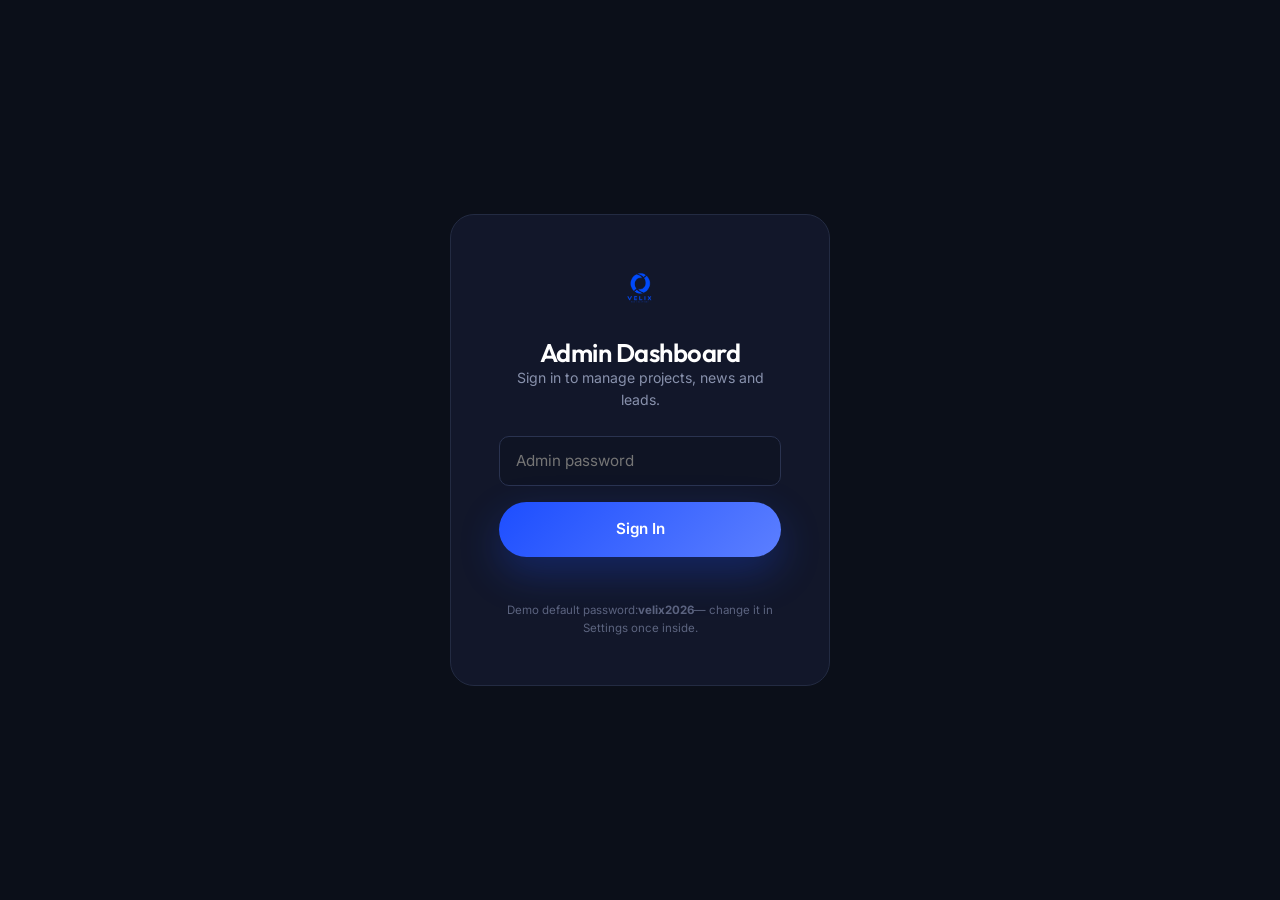
<file: admin.html>
<!DOCTYPE html>

<html lang="en">
<head>
<meta charset="utf-8"/>
<script>(function(){try{var l=localStorage.getItem('velix-lang');if(!l){var n=(navigator.language||'en').toLowerCase();l=n.indexOf('ar')===0?'ar':'en';}document.documentElement.setAttribute('lang',l);document.documentElement.setAttribute('dir',l==='ar'?'rtl':'ltr');}catch(e){}})();</script>
<meta content="width=device-width, initial-scale=1.0" name="viewport"/>
<title>Admin — VELIX Web Solutions</title>
<meta content="noindex, nofollow" name="robots"/>
<link href="assets/img/logo.png" rel="icon" type="image/svg+xml"/>
<link href="https://fonts.googleapis.com" rel="preconnect"/>
<link crossorigin="" href="https://fonts.gstatic.com" rel="preconnect"/>
<link href="https://fonts.googleapis.com/css2?family=Outfit:wght@500;600;700;800&amp;family=Inter:wght@400;500;600;700&amp;family=Cairo:wght@500;600;700;800&amp;family=Tajawal:wght@400;500;700&amp;display=swap" rel="stylesheet"/>
<link href="assets/css/style.css" rel="stylesheet"/>
</head>
<body class="admin-body">
<!-- ============================ LOGIN GATE ============================ -->
<div class="admin-login" id="loginScreen">
<div class="admin-login-card">
<img alt="VELIX" src="assets/img/logo.png"/>
<h3 data-i18n="t_4b08d55e" style="color:#fff">Admin Dashboard</h3>
<p data-i18n="t_d7c13658" style="color:#8891AC;font-size:0.88rem">Sign in to manage projects, news and leads.</p>
<input autocomplete="off" data-i18n-placeholder="t_63c82829" id="loginPassword" placeholder="Admin password" type="password"/>
<button class="btn btn-accent" data-i18n="t_f2fdea44" id="loginBtn" style="justify-content:center">Sign In</button>
<div class="admin-login-error" id="loginError"></div>
<p style="color:#5C647F;font-size:0.72rem;margin-top:var(--space-4)"><span data-i18n="t_1f985b83">Demo default password: </span><strong data-i18n="t_3b682bf5">velix2026</strong><span data-i18n="t_7a92fbcf"> — change it in Settings once inside.</span></p>
</div>
</div>
<!-- ============================ DASHBOARD SHELL ============================ -->
<div class="admin-shell" id="adminShell" style="display:none">
<aside class="admin-sidebar">
<div class="admin-brand"><img alt="VELIX" src="assets/img/logo.png"/><strong data-i18n="t_e3afed00" style="color:#fff;font-family:var(--font-display)">Admin</strong></div>
<nav class="admin-nav" id="adminNav">
<button class="active" data-panel="dashboard"><svg fill="none" stroke="currentColor" stroke-width="1.8" viewbox="0 0 24 24"><rect height="9" rx="1" width="7" x="3" y="3"></rect><rect height="5" rx="1" width="7" x="14" y="3"></rect><rect height="9" rx="1" width="7" x="14" y="12"></rect><rect height="5" rx="1" width="7" x="3" y="16"></rect></svg><span data-i18n="t_2938c7f7">Dashboard</span></button>
<button data-panel="projects"><svg fill="none" stroke="currentColor" stroke-width="1.8" viewbox="0 0 24 24"><rect height="18" rx="2" width="18" x="3" y="3"></rect><path d="M3 9h18M9 21V9"></path></svg><span data-i18n="t_54e1d446">Projects</span></button>
<button data-panel="news"><svg fill="none" stroke="currentColor" stroke-width="1.8" viewbox="0 0 24 24"><path d="M4 4h16v16H4z"></path><path d="M8 8h8M8 12h8M8 16h4"></path></svg><span data-i18n="t_dd1ba187">News</span></button>
<button data-panel="leads"><svg fill="none" stroke="currentColor" stroke-width="1.8" viewbox="0 0 24 24"><path d="M17 21v-2a4 4 0 0 0-4-4H5a4 4 0 0 0-4 4v2"></path><circle cx="9" cy="7" r="4"></circle><path d="M23 21v-2a4 4 0 0 0-3-3.87M16 3.13a4 4 0 0 1 0 7.75"></path></svg><span data-i18n="t_ae536147">Leads</span></button>
<button data-panel="chat"><svg fill="none" stroke="currentColor" stroke-width="1.8" viewbox="0 0 24 24"><path d="M21 11.5a8.38 8.38 0 0 1-.9 3.8 8.5 8.5 0 0 1-7.6 4.7 8.38 8.38 0 0 1-3.8-.9L3 21l1.9-5.7a8.38 8.38 0 0 1-.9-3.8 8.5 8.5 0 0 1 4.7-7.6 8.38 8.38 0 0 1 3.8-.9h.5a8.48 8.48 0 0 1 8 8v.5z"></path></svg><span data-i18n="t_2a19633a">Chat Logs</span></button>
<button data-panel="media"><svg fill="none" stroke="currentColor" stroke-width="1.8" viewbox="0 0 24 24"><rect height="18" rx="2" width="18" x="3" y="3"></rect><circle cx="8.5" cy="8.5" r="1.5"></circle><path d="m21 15-5-5L5 21"></path></svg><span data-i18n="t_f9d1d721">Media Library</span></button>
<button data-panel="settings"><svg fill="none" stroke="currentColor" stroke-width="1.8" viewbox="0 0 24 24"><circle cx="12" cy="12" r="3"></circle><path d="M19.4 15a1.65 1.65 0 0 0 .33 1.82l.06.06a2 2 0 1 1-2.83 2.83l-.06-.06a1.65 1.65 0 0 0-1.82-.33 1.65 1.65 0 0 0-1 1.51V21a2 2 0 0 1-4 0v-.09A1.65 1.65 0 0 0 9 19.4a1.65 1.65 0 0 0-1.82.33l-.06.06a2 2 0 1 1-2.83-2.83l.06-.06a1.65 1.65 0 0 0 .33-1.82 1.65 1.65 0 0 0-1.51-1H3a2 2 0 0 1 0-4h.09A1.65 1.65 0 0 0 4.6 9a1.65 1.65 0 0 0-.33-1.82l-.06-.06a2 2 0 1 1 2.83-2.83l.06.06a1.65 1.65 0 0 0 1.82.33H9a1.65 1.65 0 0 0 1-1.51V3a2 2 0 0 1 4 0v.09a1.65 1.65 0 0 0 1 1.51 1.65 1.65 0 0 0 1.82-.33l.06-.06a2 2 0 1 1 2.83 2.83l-.06.06a1.65 1.65 0 0 0-.33 1.82V9a1.65 1.65 0 0 0 1.51 1H21a2 2 0 0 1 0 4h-.09a1.65 1.65 0 0 0-1.51 1z"></path></svg><span data-i18n="t_f4f70727">Settings</span></button>
</nav>
<div class="admin-sidebar-footer">
<button type="button" class="lang-switch lang-switch-admin" id="langSwitch" aria-label="Switch language"><span class="lang-cur">EN</span><svg viewBox="0 0 24 24" fill="none" stroke="currentColor" stroke-width="2"><path d="m6 9 6 6 6-6"/></svg></button>
<button id="toggleTheme"><svg fill="none" height="16" stroke="currentColor" stroke-width="1.8" viewbox="0 0 24 24" width="16"><circle cx="12" cy="12" r="5"></circle><path d="M12 1v2M12 21v2M4.2 4.2l1.4 1.4M18.4 18.4l1.4 1.4M1 12h2M21 12h2M4.2 19.8l1.4-1.4M18.4 5.6l1.4-1.4"></path></svg><span data-i18n="t_eb21044d">Toggle Theme</span></button>
<button id="viewSiteBtn"><svg fill="none" height="16" stroke="currentColor" stroke-width="1.8" viewbox="0 0 24 24" width="16"><path d="M18 13v6a2 2 0 0 1-2 2H5a2 2 0 0 1-2-2V8a2 2 0 0 1 2-2h6"></path><path d="M15 3h6v6M10 14 21 3"></path></svg><span data-i18n="t_1e35fe80">View Website</span></button>
<button id="logoutBtn"><svg fill="none" height="16" stroke="currentColor" stroke-width="1.8" viewbox="0 0 24 24" width="16"><path d="M9 21H5a2 2 0 0 1-2-2V5a2 2 0 0 1 2-2h4"></path><path d="M16 17l5-5-5-5M21 12H9"></path></svg><span data-i18n="t_b0c2b25b">Log Out</span></button>
</div>
</aside>
<main class="admin-main">
<!-- DASHBOARD -->
<section class="admin-panel active" id="panel-dashboard">
<div class="admin-topbar"><h1 data-i18n="t_2938c7f7">Dashboard</h1></div>
<div class="admin-kpis">
<div class="admin-kpi"><span data-i18n="t_2f655c2b">Total Projects</span><strong id="kpiProjects">0</strong></div>
<div class="admin-kpi"><span data-i18n="t_8faf479e">Published Articles</span><strong id="kpiNews">0</strong></div>
<div class="admin-kpi"><span data-i18n="t_e6b31bd2">Total Leads</span><strong id="kpiLeads">0</strong></div>
<div class="admin-kpi"><span data-i18n="t_82b3eb71">Chat Conversations</span><strong id="kpiChats">0</strong></div>
</div>
<div class="admin-grid-2">
<div class="admin-card">
<h3 data-i18n="t_c2bcf65f">Leads captured (last 7 days)</h3>
<div class="admin-bars" id="leadsChart"></div>
</div>
<div class="admin-card">
<h3 data-i18n="t_7377550f">Recent Activity</h3>
<div id="activityList"></div>
</div>
</div>
</section>
<!-- PROJECTS -->
<section class="admin-panel" id="panel-projects">
<div class="admin-topbar">
<h1 data-i18n="t_54e1d446">Projects</h1>
<button class="btn btn-primary" data-i18n="t_f0f576c6" id="addProjectBtn">+ Add Project</button>
</div>
<table class="admin-table">
<thead><tr><th data-i18n="t_c795dfff">Cover</th><th data-i18n="t_b78a3223">Title</th><th data-i18n="t_3adbdb3a">Category</th><th data-i18n="t_577d7068">Client</th><th data-i18n="t_15422d54">Featured</th><th></th></tr></thead>
<tbody id="projectsTableBody"></tbody>
</table>
<div class="admin-empty" id="projectsEmpty" style="display:none">No projects yet. Click "Add Project" to create your first one.</div>
</section>
<!-- NEWS -->
<section class="admin-panel" id="panel-news">
<div class="admin-topbar">
<h1 data-i18n="t_dd1ba187">News</h1>
<button class="btn btn-primary" data-i18n="t_d93c84f2" id="addNewsBtn">+ Create Article</button>
</div>
<table class="admin-table">
<thead><tr><th data-i18n="t_c795dfff">Cover</th><th data-i18n="t_b78a3223">Title</th><th data-i18n="t_3adbdb3a">Category</th><th data-i18n="t_9b9d8a97">Published</th><th></th></tr></thead>
<tbody id="newsTableBody"></tbody>
</table>
<div class="admin-empty" id="newsEmpty" style="display:none">No articles yet. Click "Create Article" to publish your first one.</div>
</section>
<!-- LEADS -->
<section class="admin-panel" id="panel-leads">
<div class="admin-topbar"><h1 data-i18n="t_9e4532dc">Leads Pipeline</h1></div>
<div class="kanban" id="kanbanBoard"></div>
</section>
<!-- CHAT LOGS -->
<section class="admin-panel" id="panel-chat">
<div class="admin-topbar"><h1 data-i18n="t_2a19633a">Chat Logs</h1></div>
<div class="admin-grid-2">
<div class="admin-card">
<h3 data-i18n="t_f004c5e3">Conversations</h3>
<div class="chat-log-list" id="chatLogList"></div>
</div>
<div class="admin-card">
<h3 data-i18n="t_f24f9b19">Transcript</h3>
<div class="chat-log-preview" id="chatLogPreview"><p style="color:#6E7695;font-size:0.85rem">Select a conversation to view messages.</p></div>
</div>
</div>
</section>
<!-- MEDIA -->
<section class="admin-panel" id="panel-media">
<div class="admin-topbar"><h1 data-i18n="t_f9d1d721">Media Library</h1></div>
<div class="media-grid" id="mediaGrid"></div>
<div class="admin-empty" id="mediaEmpty" style="display:none">No media uploaded yet. Images you add to Projects and News will appear here.</div>
</section>
<!-- SETTINGS -->
<section class="admin-panel" id="panel-settings">
<div class="admin-topbar"><h1 data-i18n="t_214da1f2">Website Settings</h1></div>
<div class="admin-card" style="max-width:640px">
<h3 data-i18n="t_0897c6a8">Hero Video</h3>
<div class="admin-field" style="margin-bottom:var(--space-4)"><label data-i18n="t_66bcf322">Hero background video URL (autoplay, muted, loop)</label><input id="setHeroVideo" placeholder="https://example.com/hero.mp4" type="text"/></div>
<div class="admin-field" style="margin-bottom:var(--space-5)"><label data-i18n="t_0b0769f2">Hero poster image URL (optional)</label><input id="setHeroPoster" placeholder="https://example.com/poster.jpg" type="text"/></div>
<h3 data-i18n="t_d88946b6">SEO</h3>
<div class="admin-field" style="margin-bottom:var(--space-4)"><label data-i18n="t_10d3261e">Site title</label><input id="setSeoTitle" type="text"/></div>
<div class="admin-field" style="margin-bottom:var(--space-5)"><label data-i18n="t_3f64b2be">Meta description</label><textarea id="setSeoDesc" rows="3"></textarea></div>
<h3 data-i18n="t_2fae3262">Security</h3>
<div class="admin-field" style="margin-bottom:var(--space-5)"><label data-i18n="t_e8244e66">Change admin password</label><input id="setPassword" placeholder="New password" type="password"/></div>
<button class="btn btn-accent" data-i18n="t_9daf1fb7" id="saveSettingsBtn">Save Settings</button>
<p data-i18n="t_9a7e58ee" id="settingsSaved" style="color:#4FD983;font-size:0.85rem;margin-top:var(--space-3);display:none">Settings saved.</p>
</div>
</section>
</main>
</div>
<!-- ============================ PROJECT MODAL ============================ -->
<div class="admin-modal-overlay" id="projectModalOverlay">
<div class="admin-modal">
<h3 id="projectModalTitle">Add Project</h3>
<form id="projectForm">
<input id="pf-id" type="hidden"/>
<div class="admin-form-grid">
<div class="admin-field full"><label data-i18n="t_d57f08db">Project Title</label><input id="pf-title" required=""/></div>
<div class="admin-field"><label data-i18n="t_577d7068">Client</label><input id="pf-client"/></div>
<div class="admin-field"><label data-i18n="t_3adbdb3a">Category</label><input id="pf-category" placeholder="e.g. Restaurant, E-Commerce"/></div>
<div class="admin-field"><label data-i18n="t_8e2a2080">Completion Date</label><input id="pf-date" type="date"/></div>
<div class="admin-field"><label data-i18n="t_8f42e4c6">Featured Project</label>
<select id="pf-featured"><option value="false">No</option><option value="true">Yes</option></select>
</div>
<div class="admin-field full"><label data-i18n="t_74ff6a72">Technologies (comma separated)</label><input id="pf-tech" placeholder="React, Node.js, PostgreSQL"/></div>
<div class="admin-field full"><label data-i18n="t_b5a7adde">Description</label><textarea id="pf-desc" rows="4"></textarea></div>
<div class="admin-field full"><label data-i18n="t_bf525aae">Cover Image</label><input accept="image/*" id="pf-cover" type="file"/></div>
<div class="admin-field full"><label data-i18n="t_3035ca61">Gallery Images (multiple)</label><input accept="image/*" id="pf-gallery" multiple="" type="file"/></div>
<div class="admin-field"><label data-i18n="t_2022c7b1">Before Image (optional)</label><input accept="image/*" id="pf-before" type="file"/></div>
<div class="admin-field"><label data-i18n="t_05e1f7ca">After Image (optional)</label><input accept="image/*" id="pf-after" type="file"/></div>
</div>
<div class="admin-modal-actions">
<button class="btn btn-outline" data-i18n="t_ea478870" id="projectModalCancel" type="button">Cancel</button>
<button class="btn btn-accent" data-i18n="t_c9aadd22" type="submit">Save Project</button>
</div>
</form>
</div>
</div>
<!-- ============================ NEWS MODAL ============================ -->
<div class="admin-modal-overlay" id="newsModalOverlay">
<div class="admin-modal">
<h3 id="newsModalTitle">Create Article</h3>
<form id="newsForm">
<input id="nf-id" type="hidden"/>
<div class="admin-form-grid">
<div class="admin-field full"><label data-i18n="t_b78a3223">Title</label><input id="nf-title" required=""/></div>
<div class="admin-field"><label data-i18n="t_3adbdb3a">Category</label><input id="nf-category" placeholder="e.g. Studio News"/></div>
<div class="admin-field"><label data-i18n="t_a517747c">Author</label><input id="nf-author" value="Moatasm Abdeen"/></div>
<div class="admin-field full"><label data-i18n="t_6ca8bf47">Excerpt</label><input id="nf-excerpt" placeholder="One-line summary shown in listings"/></div>
<div class="admin-field full"><label data-i18n="t_bf525aae">Cover Image</label><input accept="image/*" id="nf-cover" type="file"/></div>
<div class="admin-field full"><label data-i18n="t_511950f5">Video (optional)</label><input accept="video/*" id="nf-video" type="file"/></div>
<div class="admin-field full">
<label data-i18n="t_8d415ede">Article Body</label>
<div class="rte-toolbar">
<button data-cmd="bold" type="button"><b>B</b></button>
<button data-cmd="italic" type="button"><i>I</i></button>
<button data-cmd="insertUnorderedList" type="button">• List</button>
<button data-cmd="formatBlock" data-val="H3" type="button">H3</button>
<button data-cmd="formatBlock" data-val="P" type="button">P</button>
</div>
<div class="rte-editable" contenteditable="true" id="nf-body"></div>
</div>
</div>
<div class="admin-modal-actions">
<button class="btn btn-outline" data-i18n="t_ea478870" id="newsModalCancel" type="button">Cancel</button>
<button class="btn btn-accent" data-i18n="t_c02ac815" type="submit">Publish Article</button>
</div>
</form>
</div>
</div>
<script src="assets/js/store.js"></script>
<script src="assets/js/i18n.js"></script>
<script>
/* ==========================================================================
   ADMIN DASHBOARD LOGIC
   ========================================================================== */
(function () {
  const loginScreen = document.getElementById('loginScreen');
  const shell = document.getElementById('adminShell');

  function showApp() {
    loginScreen.style.display = 'none';
    shell.style.display = 'grid';
    renderAll();
  }

  if (VELIX.auth.isLoggedIn()) showApp();

  document.getElementById('loginBtn').addEventListener('click', attemptLogin);
  document.getElementById('loginPassword').addEventListener('keydown', (e) => { if (e.key === 'Enter') attemptLogin(); });
  function attemptLogin() {
    const val = document.getElementById('loginPassword').value;
    if (VELIX.auth.login(val)) { showApp(); }
    else document.getElementById('loginError').textContent = 'Incorrect password. Please try again.';
  }

  document.getElementById('logoutBtn').addEventListener('click', () => { VELIX.auth.logout(); location.reload(); });
  document.getElementById('viewSiteBtn').addEventListener('click', () => window.open('index.html', '_blank'));

  /* ---- Theme toggle ---- */
  document.getElementById('toggleTheme').addEventListener('click', () => {
    document.body.classList.toggle('theme-light');
  });

  /* ---- Sidebar nav ---- */
  document.getElementById('adminNav').addEventListener('click', (e) => {
    const btn = e.target.closest('button[data-panel]');
    if (!btn) return;
    document.querySelectorAll('.admin-nav button').forEach(b => b.classList.remove('active'));
    btn.classList.add('active');
    document.querySelectorAll('.admin-panel').forEach(p => p.classList.remove('active'));
    document.getElementById('panel-' + btn.dataset.panel).classList.add('active');
    renderAll();
  });

  function esc(s) { const d = document.createElement('div'); d.textContent = s || ''; return d.innerHTML; }

  /* ---- Dashboard ---- */
  function renderDashboard() {
    document.getElementById('kpiProjects').textContent = VELIX.projects.all().length;
    document.getElementById('kpiNews').textContent = VELIX.news.all().length;
    document.getElementById('kpiLeads').textContent = VELIX.leads.all().length;
    document.getElementById('kpiChats').textContent = VELIX.conversations.all().length;

    // 7-day lead bar chart
    const days = [...Array(7)].map((_, i) => {
      const d = new Date(); d.setDate(d.getDate() - (6 - i));
      return d;
    });
    const leads = VELIX.leads.all();
    const counts = days.map(d => leads.filter(l => new Date(l.createdAt).toDateString() === d.toDateString()).length);
    const max = Math.max(1, ...counts);
    document.getElementById('leadsChart').innerHTML = days.map((d, i) => `
      <div class="bar-col">
        <div class="bar" style="height:${(counts[i] / max) * 100}%; min-height:4px;" title="${counts[i]} leads"></div>
        <span>${d.toLocaleDateString(undefined, { weekday: 'short' })}</span>
      </div>`).join('');

    const activity = VELIX.activity.all();
    document.getElementById('activityList').innerHTML = activity.length
      ? activity.slice(0, 10).map(a => `<div class="admin-activity-item"><div>${esc(a.text)}<time>${new Date(a.at).toLocaleString()}</time></div></div>`).join('')
      : '<p style="color:#6E7695;font-size:0.85rem">No activity yet.</p>';
  }

  /* ---- Projects ---- */
  function renderProjects() {
    const list = VELIX.projects.all();
    const body = document.getElementById('projectsTableBody');
    document.getElementById('projectsEmpty').style.display = list.length ? 'none' : 'block';
    body.innerHTML = list.map(p => `
      <tr>
        <td>${p.cover ? `<img class="thumb" src="${p.cover}">` : '—'}</td>
        <td>${esc(p.title)}</td>
        <td>${esc(p.category || '—')}</td>
        <td>${esc(p.client || '—')}</td>
        <td><span class="badge ${p.featured ? 'featured-yes' : 'featured-no'}">${p.featured ? 'Featured' : 'No'}</span></td>
        <td class="row-actions">
          <button data-edit="${p.id}">Edit</button>
          <button data-delete="${p.id}" class="danger">Delete</button>
        </td>
      </tr>`).join('');
  }

  document.getElementById('addProjectBtn').addEventListener('click', () => openProjectModal());
  document.getElementById('projectsTableBody').addEventListener('click', (e) => {
    const edit = e.target.closest('[data-edit]');
    const del = e.target.closest('[data-delete]');
    if (edit) openProjectModal(VELIX.projects.get(edit.dataset.edit));
    if (del) { if (confirm('Delete this project?')) { VELIX.projects.remove(del.dataset.delete); renderAll(); } }
  });

  const projectModal = document.getElementById('projectModalOverlay');
  let editingProject = null;
  function openProjectModal(project) {
    editingProject = project || null;
    document.getElementById('projectModalTitle').textContent = project ? 'Edit Project' : 'Add Project';
    document.getElementById('pf-id').value = project ? project.id : '';
    document.getElementById('pf-title').value = project ? project.title : '';
    document.getElementById('pf-client').value = project ? project.client : '';
    document.getElementById('pf-category').value = project ? project.category : '';
    document.getElementById('pf-date').value = project ? (project.completionDate || '').slice(0, 10) : '';
    document.getElementById('pf-featured').value = project ? String(!!project.featured) : 'false';
    document.getElementById('pf-tech').value = project ? (project.technologies || []).join(', ') : '';
    document.getElementById('pf-desc').value = project ? project.description : '';
    document.getElementById('pf-cover').value = '';
    document.getElementById('pf-gallery').value = '';
    document.getElementById('pf-before').value = '';
    document.getElementById('pf-after').value = '';
    projectModal.classList.add('is-open');
  }
  document.getElementById('projectModalCancel').addEventListener('click', () => projectModal.classList.remove('is-open'));

  document.getElementById('projectForm').addEventListener('submit', async function (e) {
    e.preventDefault();
    const coverFile = document.getElementById('pf-cover').files[0];
    const galleryFiles = Array.from(document.getElementById('pf-gallery').files);
    const beforeFile = document.getElementById('pf-before').files[0];
    const afterFile = document.getElementById('pf-after').files[0];

    const cover = coverFile ? await VELIX.fileToDataURL(coverFile) : (editingProject ? editingProject.cover : '');
    const galleryNew = await Promise.all(galleryFiles.map(f => VELIX.fileToDataURL(f)));
    const gallery = editingProject ? editingProject.gallery : { desktop: [], tablet: [], mobile: [] };
    if (galleryNew.length) gallery.desktop = (gallery.desktop || []).concat(galleryNew);

    const before = beforeFile ? await VELIX.fileToDataURL(beforeFile) : (editingProject && editingProject.beforeAfter ? editingProject.beforeAfter.before : '');
    const after = afterFile ? await VELIX.fileToDataURL(afterFile) : (editingProject && editingProject.beforeAfter ? editingProject.beforeAfter.after : '');

    const project = {
      id: document.getElementById('pf-id').value || undefined,
      title: document.getElementById('pf-title').value,
      client: document.getElementById('pf-client').value,
      category: document.getElementById('pf-category').value,
      completionDate: document.getElementById('pf-date').value,
      featured: document.getElementById('pf-featured').value === 'true',
      technologies: document.getElementById('pf-tech').value.split(',').map(t => t.trim()).filter(Boolean),
      description: document.getElementById('pf-desc').value,
      cover,
      gallery,
      beforeAfter: { before, after }
    };
    VELIX.projects.save(project);
    projectModal.classList.remove('is-open');
    renderAll();
  });

  /* ---- News ---- */
  function renderNews() {
    const list = VELIX.news.all();
    const body = document.getElementById('newsTableBody');
    document.getElementById('newsEmpty').style.display = list.length ? 'none' : 'block';
    body.innerHTML = list.map(n => `
      <tr>
        <td>${n.cover ? `<img class="thumb" src="${n.cover}">` : '—'}</td>
        <td>${esc(n.title)}</td>
        <td>${esc(n.category || '—')}</td>
        <td>${new Date(n.createdAt).toLocaleDateString()}</td>
        <td class="row-actions">
          <button data-edit="${n.id}">Edit</button>
          <button data-delete="${n.id}" class="danger">Delete</button>
        </td>
      </tr>`).join('');
  }

  document.getElementById('addNewsBtn').addEventListener('click', () => openNewsModal());
  document.getElementById('newsTableBody').addEventListener('click', (e) => {
    const edit = e.target.closest('[data-edit]');
    const del = e.target.closest('[data-delete]');
    if (edit) openNewsModal(VELIX.news.get(edit.dataset.edit));
    if (del) { if (confirm('Delete this article?')) { VELIX.news.remove(del.dataset.delete); renderAll(); } }
  });

  const newsModal = document.getElementById('newsModalOverlay');
  let editingNews = null;
  function openNewsModal(article) {
    editingNews = article || null;
    document.getElementById('newsModalTitle').textContent = article ? 'Edit Article' : 'Create Article';
    document.getElementById('nf-id').value = article ? article.id : '';
    document.getElementById('nf-title').value = article ? article.title : '';
    document.getElementById('nf-category').value = article ? article.category : '';
    document.getElementById('nf-author').value = article ? article.author : 'Moatasm Abdeen';
    document.getElementById('nf-excerpt').value = article ? article.excerpt : '';
    document.getElementById('nf-body').innerHTML = article ? article.body : '';
    document.getElementById('nf-cover').value = '';
    document.getElementById('nf-video').value = '';
    newsModal.classList.add('is-open');
  }
  document.getElementById('newsModalCancel').addEventListener('click', () => newsModal.classList.remove('is-open'));

  document.querySelectorAll('.rte-toolbar button').forEach(btn => {
    btn.addEventListener('click', () => {
      document.getElementById('nf-body').focus();
      document.execCommand(btn.dataset.cmd, false, btn.dataset.val || null);
    });
  });

  document.getElementById('newsForm').addEventListener('submit', async function (e) {
    e.preventDefault();
    const coverFile = document.getElementById('nf-cover').files[0];
    const videoFile = document.getElementById('nf-video').files[0];
    const cover = coverFile ? await VELIX.fileToDataURL(coverFile) : (editingNews ? editingNews.cover : '');
    const video = videoFile ? await VELIX.fileToDataURL(videoFile) : (editingNews ? editingNews.video : '');

    const article = {
      id: document.getElementById('nf-id').value || undefined,
      title: document.getElementById('nf-title').value,
      category: document.getElementById('nf-category').value,
      author: document.getElementById('nf-author').value,
      excerpt: document.getElementById('nf-excerpt').value,
      body: document.getElementById('nf-body').innerHTML,
      cover, video,
      createdAt: editingNews ? editingNews.createdAt : undefined
    };
    VELIX.news.save(article);
    newsModal.classList.remove('is-open');
    renderAll();
  });

  /* ---- Leads Kanban ---- */
  const STAGES = ['New', 'Contacted', 'Negotiation', 'Won', 'Lost'];
  function renderKanban() {
    const board = document.getElementById('kanbanBoard');
    const leads = VELIX.leads.all();
    board.innerHTML = STAGES.map(stage => `
      <div class="kanban-col" data-stage="${stage}">
        <h4><span>${stage}</span><span>${leads.filter(l => l.status === stage).length}</span></h4>
        <div class="kanban-cards" data-dropzone="${stage}">
          ${leads.filter(l => l.status === stage).map(l => `
            <div class="kanban-card" draggable="true" data-id="${l.id}">
              <strong>${esc(l.name || 'Unnamed lead')}</strong>
              ${esc(l.phone || l.email || '')}<br>
              <span style="opacity:.7">${esc((l.projectDetails || '').slice(0, 60))}</span><br>
              <span style="opacity:.55;font-size:0.72rem">${esc(l.source || '')} · ${new Date(l.createdAt).toLocaleDateString()}</span>
            </div>`).join('')}
        </div>
      </div>`).join('');

    board.querySelectorAll('.kanban-card').forEach(card => {
      card.addEventListener('dragstart', () => card.classList.add('dragging'));
      card.addEventListener('dragend', () => card.classList.remove('dragging'));
      card.addEventListener('click', () => {
        const lead = VELIX.leads.get(card.dataset.id);
        if (!lead) return;
        const note = prompt('Add a note for ' + (lead.name || 'this lead') + ' (leave blank to skip):');
        if (note) VELIX.leads.addNote(lead.id, note);
      });
    });
    board.querySelectorAll('.kanban-col').forEach(col => {
      col.addEventListener('dragover', (e) => { e.preventDefault(); col.classList.add('drag-over'); });
      col.addEventListener('dragleave', () => col.classList.remove('drag-over'));
      col.addEventListener('drop', (e) => {
        e.preventDefault();
        col.classList.remove('drag-over');
        const dragging = board.querySelector('.dragging');
        if (!dragging) return;
        VELIX.leads.update(dragging.dataset.id, { status: col.dataset.stage });
        renderAll();
      });
    });
  }

  /* ---- Chat logs ---- */
  function renderChatLogs() {
    const list = VELIX.conversations.all();
    const listEl = document.getElementById('chatLogList');
    listEl.innerHTML = list.length ? list.map(c => `
      <div class="chat-log-item" data-id="${c.id}">
        <strong style="display:block;font-size:0.85rem">Conversation — ${new Date(c.updatedAt).toLocaleString()}</strong>
        <span style="font-size:0.78rem;opacity:.7">${c.messages.length} messages</span>
      </div>`).join('') : '<p style="color:#6E7695;font-size:0.85rem">No conversations yet.</p>';

    listEl.querySelectorAll('.chat-log-item').forEach(item => {
      item.addEventListener('click', () => {
        const convo = list.find(c => c.id === item.dataset.id);
        document.getElementById('chatLogPreview').innerHTML = convo.messages.map(m =>
          `<div class="velix-bubble ${m.who === 'user' ? 'is-user' : 'is-bot'}" style="align-self:${m.who === 'user' ? 'flex-end' : 'flex-start'}">${m.text}</div>`
        ).join('');
      });
    });
  }

  /* ---- Media library ---- */
  function renderMedia() {
    const images = [];
    VELIX.projects.all().forEach(p => {
      if (p.cover) images.push(p.cover);
      (p.gallery && p.gallery.desktop || []).forEach(i => images.push(i));
      if (p.beforeAfter) { if (p.beforeAfter.before) images.push(p.beforeAfter.before); if (p.beforeAfter.after) images.push(p.beforeAfter.after); }
    });
    VELIX.news.all().forEach(n => { if (n.cover) images.push(n.cover); });
    document.getElementById('mediaEmpty').style.display = images.length ? 'none' : 'block';
    document.getElementById('mediaGrid').innerHTML = images.map(src => `<div class="media-item"><img src="${src}"></div>`).join('');
  }

  /* ---- Settings ---- */
  function renderSettings() {
    const s = VELIX.settings.get();
    document.getElementById('setHeroVideo').value = s.heroVideoUrl || '';
    document.getElementById('setHeroPoster').value = s.heroPoster || '';
    document.getElementById('setSeoTitle').value = s.seoTitle || '';
    document.getElementById('setSeoDesc').value = s.seoDescription || '';
    document.getElementById('setPassword').value = '';
  }
  document.getElementById('saveSettingsBtn').addEventListener('click', () => {
    const patch = {
      heroVideoUrl: document.getElementById('setHeroVideo').value,
      heroPoster: document.getElementById('setHeroPoster').value,
      seoTitle: document.getElementById('setSeoTitle').value,
      seoDescription: document.getElementById('setSeoDesc').value
    };
    const newPass = document.getElementById('setPassword').value;
    if (newPass) patch.adminPassword = newPass;
    VELIX.settings.save(patch);
    document.getElementById('settingsSaved').style.display = 'block';
    setTimeout(() => document.getElementById('settingsSaved').style.display = 'none', 2000);
  });

  function renderAll() {
    renderDashboard();
    renderProjects();
    renderNews();
    renderKanban();
    renderChatLogs();
    renderMedia();
    renderSettings();
  }
})();
</script>
</body>
</html>
</file>
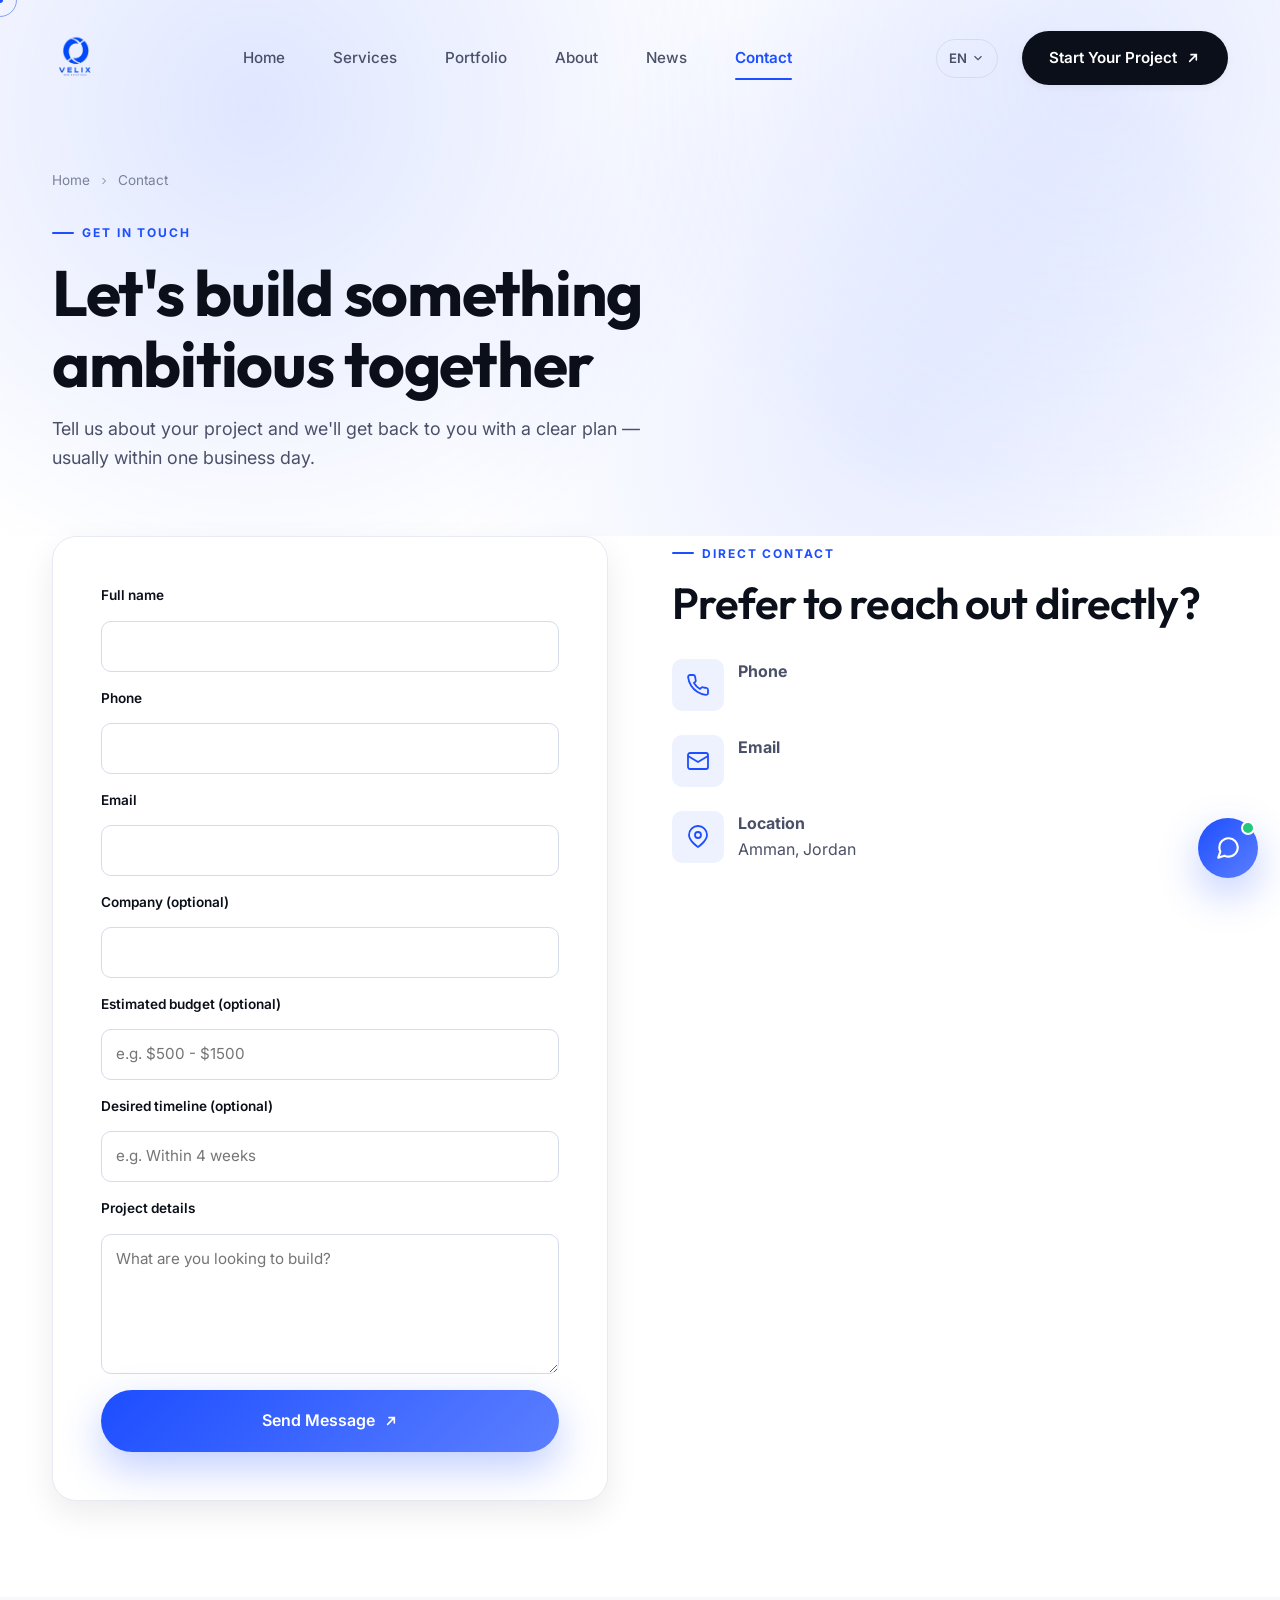
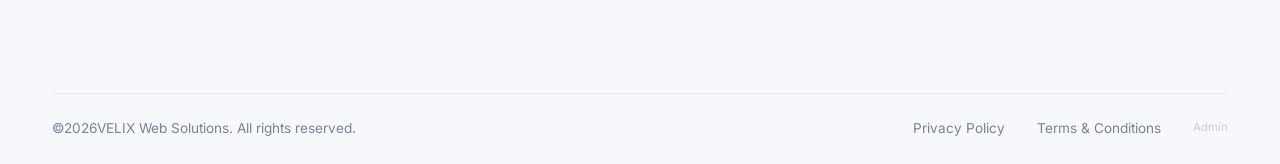
<file: contact.html>
<!DOCTYPE html>

<html lang="en">
<head>
<meta charset="utf-8"/>
<script>(function(){try{var l=localStorage.getItem('velix-lang');if(!l){var n=(navigator.language||'en').toLowerCase();l=n.indexOf('ar')===0?'ar':'en';}document.documentElement.setAttribute('lang',l);document.documentElement.setAttribute('dir',l==='ar'?'rtl':'ltr');}catch(e){}})();</script>
<meta content="width=device-width, initial-scale=1.0" name="viewport"/>
<title>Contact — VELIX Web Solutions</title>
<meta content="Start your project with VELIX Web Solutions. Get in touch for a free consultation." name="description"/>
<link href="assets/img/logo.png" rel="icon" type="image/png"/>
<link href="contact.html" rel="canonical"/>
<meta content="Contact — VELIX Web Solutions" property="og:title"/>
<meta content="Start your project with VELIX Web Solutions. Get in touch for a free consultation." property="og:description"/>
<meta content="website" property="og:type"/>
<meta content="assets/img/logo.png" property="og:image"/>
<meta content="summary_large_image" name="twitter:card"/>
<meta content="Contact — VELIX Web Solutions" name="twitter:title"/>
<meta content="Start your project with VELIX Web Solutions. Get in touch for a free consultation." name="twitter:description"/>
<meta content="assets/img/logo.png" name="twitter:image"/>
<meta content="index, follow" name="robots"/>
<link href="https://fonts.googleapis.com" rel="preconnect"/>
<link crossorigin="" href="https://fonts.gstatic.com" rel="preconnect"/>
<link href="https://fonts.googleapis.com/css2?family=Outfit:wght@500;600;700;800&amp;family=Inter:wght@400;500;600;700&amp;family=Cairo:wght@500;600;700;800&amp;family=Tajawal:wght@400;500;700&amp;display=swap" rel="stylesheet"/>
<link href="assets/css/style.css" rel="stylesheet"/>
<style>
  .contact-grid { grid-template-columns: 1fr 1fr; gap: var(--space-8); align-items: start; }
  .contact-form-card { background: var(--color-white); border: 1px solid var(--color-border); border-radius: var(--radius-lg); padding: var(--space-7); box-shadow: var(--shadow-md); }
  .contact-form-card .field { margin-bottom: var(--space-4); }
  .contact-form-card label { display: block; font-size: 0.85rem; font-weight: 600; margin-bottom: 6px; color: var(--color-ink); }
  .contact-form-card input, .contact-form-card select, .contact-form-card textarea {
    width: 100%; padding: 12px 14px; border-radius: var(--radius-sm); border: 1.5px solid var(--color-border-strong); font-size: 0.95rem;
  }
  .contact-form-card textarea { resize: vertical; }
  .contact-form-card .field-error {
    display: none; font-size: 0.8rem; font-weight: 600; color: #D6293E; margin-top: 6px;
  }
  .contact-form-card .field.is-invalid input,
  .contact-form-card .field.is-invalid textarea { border-color: #D6293E; }
  .contact-form-card .field.is-invalid .field-error { display: block; }
  .contact-form-card .field.is-valid input,
  .contact-form-card .field.is-valid textarea { border-color: #1FA971; }
  .contact-info-list { display: flex; flex-direction: column; gap: var(--space-5); margin-top: var(--space-6); }
  .contact-info-item { display: flex; gap: 14px; align-items: flex-start; }
  .contact-info-item .service-icon { margin: 0; }
  @media (max-width: 940px) { .contact-grid { grid-template-columns: 1fr; } }
</style>
</head>
<body>
<div aria-hidden="true" class="page-loader"><div class="loader-ring"></div></div>
<header class="navbar">
<div class="container">
<a aria-label="VELIX Web Solutions home" class="brand" href="index.html"><img alt="VELIX Web Solutions" src="assets/img/logo.png"/></a>
<nav aria-label="Primary" class="nav-links">
<a data-i18n="t_8cf04a97" href="index.html">Home</a>
<a data-i18n="t_992a0f05" href="services.html">Services</a>
<a data-i18n="t_d4f859a9" href="portfolio.html">Portfolio</a>
<a data-i18n="t_8f7f4c1c" href="about.html">About</a>
<a data-i18n="t_dd1ba187" href="news.html">News</a>
<a class="active" data-i18n="t_bbaff128" href="contact.html">Contact</a>
</nav>
<div class="nav-actions"><button type="button" class="lang-switch" id="langSwitch" aria-label="Switch language"><span class="lang-cur">EN</span><svg viewBox="0 0 24 24" fill="none" stroke="currentColor" stroke-width="2"><path d="m6 9 6 6 6-6"/></svg></button><a class="btn btn-primary" href="#contact-form"><span data-i18n="t_725c6fdd">Start Your Project</span><svg fill="none" stroke="currentColor" stroke-linecap="round" stroke-width="2.4" viewbox="0 0 24 24"><path d="M7 17 17 7M9 7h8v8"></path></svg></a></div>
<button aria-expanded="false" aria-label="Toggle menu" class="nav-toggle" data-i18n-aria="t_641fd993"><span></span><span></span><span></span></button>
</div>
</header>
<nav aria-label="Mobile" class="mobile-nav">
<a data-i18n="t_8cf04a97" href="index.html">Home</a><a data-i18n="t_992a0f05" href="services.html">Services</a><a data-i18n="t_d4f859a9" href="portfolio.html">Portfolio</a>
<a data-i18n="t_8f7f4c1c" href="about.html">About</a><a data-i18n="t_dd1ba187" href="news.html">News</a><a data-i18n="t_bbaff128" href="contact.html">Contact</a>
<button type="button" class="lang-switch lang-switch-mobile" id="langSwitchMobile" aria-label="Switch language"><span class="lang-cur">EN</span><svg viewBox="0 0 24 24" fill="none" stroke="currentColor" stroke-width="2"><path d="m6 9 6 6 6-6"/></svg></button><a class="btn btn-primary" data-i18n="t_725c6fdd" href="#contact-form">Start Your Project</a>
</nav>
<a class="skip-link" data-i18n="t_skip_link" href="#main-content">Skip to main content</a>
<main id="main-content">
<header class="page-header">
<div class="container">
<div class="breadcrumb"><a data-i18n="t_8cf04a97" href="index.html">Home</a><svg fill="none" stroke="currentColor" stroke-width="2" viewbox="0 0 24 24"><path d="M9 18l6-6-6-6"></path></svg><span data-i18n="t_bbaff128">Contact</span></div>
<p class="eyebrow" data-i18n="t_6d5d57d9">Get In Touch</p>
<h1 data-i18n="t_a984ff23">Let's build something ambitious together</h1>
<p class="lede" data-i18n="t_ffce2e72">Tell us about your project and we'll get back to you with a clear plan — usually within one business day.</p>
</div>
</header>
<section class="section" style="padding-top:0">
<div class="container">
<div class="grid contact-grid">
<div class="contact-form-card" data-reveal="">
<form id="contact-form" novalidate="">
<div class="field">
<label data-i18n="t_f11b368c" for="c-name">Full name</label>
<input aria-describedby="err-c-name" autocomplete="name" id="c-name" minlength="2" name="name" required=""/>
<span class="field-error" id="err-c-name" role="alert" aria-live="polite"></span>
</div>
<div class="field">
<label data-i18n="t_bcc254b5" for="c-phone">Phone</label>
<input aria-describedby="err-c-phone" autocomplete="tel" id="c-phone" name="phone" pattern="^[0-9+()\-\s]{7,}$" required="" type="tel"/>
<span class="field-error" id="err-c-phone" role="alert" aria-live="polite"></span>
</div>
<div class="field">
<label data-i18n="t_ce8ae9da" for="c-email">Email</label>
<input aria-describedby="err-c-email" autocomplete="email" id="c-email" name="email" required="" type="email"/>
<span class="field-error" id="err-c-email" role="alert" aria-live="polite"></span>
</div>
<div class="field"><label data-i18n="t_8a581d98" for="c-company">Company (optional)</label><input autocomplete="organization" id="c-company" name="company"/></div>
<div class="field"><label data-i18n="t_0fb3fd17" for="c-budget">Estimated budget (optional)</label><input data-i18n-placeholder="t_f74d147e" id="c-budget" name="budget" placeholder="e.g. $500 - $1500"/></div>
<div class="field"><label data-i18n="t_4215323b" for="c-timeline">Desired timeline (optional)</label><input data-i18n-placeholder="t_8489486c" id="c-timeline" name="timeline" placeholder="e.g. Within 4 weeks"/></div>
<div class="field">
<label data-i18n="t_5a3f1a97" for="c-details">Project details</label>
<textarea aria-describedby="err-c-details" data-i18n-placeholder="t_2b8719bc" id="c-details" minlength="10" name="projectDetails" placeholder="What are you looking to build?" required="" rows="4"></textarea>
<span class="field-error" id="err-c-details" role="alert" aria-live="polite"></span>
</div>
<button class="btn btn-accent btn-lg" style="width:100%;justify-content:center" type="submit"><span data-i18n="t_1432f327">Send Message
              </span><svg fill="none" stroke="currentColor" stroke-linecap="round" stroke-width="2.4" viewbox="0 0 24 24"><path d="M7 17 17 7M9 7h8v8"></path></svg>
</button>
</form>
<div class="form-success" role="status" aria-live="polite">
<svg fill="none" stroke="currentColor" stroke-linecap="round" stroke-linejoin="round" stroke-width="2.4" viewbox="0 0 24 24"><path d="M20 6 9 17l-5-5"></path></svg>
<span data-i18n="t_e02ff252">Thanks — your message has been received. We'll be in touch shortly.</span>
</div>
</div>
<div data-reveal="" data-reveal-delay="1">
<p class="eyebrow" data-i18n="t_cc46499c">Direct Contact</p>
<h2 data-i18n="t_6b619cdf">Prefer to reach out directly?</h2>
<div class="contact-info-list">
<div class="contact-info-item">
<div class="service-icon"><svg fill="none" stroke="currentColor" stroke-width="1.8" viewbox="0 0 24 24"><path d="M22 16.9v3a2 2 0 0 1-2.2 2 19.8 19.8 0 0 1-8.6-3.1 19.5 19.5 0 0 1-6-6 19.8 19.8 0 0 1-3.1-8.7A2 2 0 0 1 4.1 2h3a2 2 0 0 1 2 1.7c.1 1 .3 2 .6 3a2 2 0 0 1-.5 2.1L8 10a16 16 0 0 0 6 6l1.2-1.2a2 2 0 0 1 2.1-.5c1 .3 2 .5 3 .6a2 2 0 0 1 1.7 2z"></path></svg></div>
<div><strong data-i18n="t_bcc254b5">Phone</strong><br/><a data-i18n="t_fb95fd83" href="tel:+962799691748">+962 79 969 1748</a></div>
</div>
<div class="contact-info-item">
<div class="service-icon"><svg fill="none" stroke="currentColor" stroke-width="1.8" viewbox="0 0 24 24"><rect height="16" rx="2" width="20" x="2" y="4"></rect><path d="m2 7 10 6 10-6"></path></svg></div>
<div><strong data-i18n="t_ce8ae9da">Email</strong><br/><a data-i18n="t_ee57f5dd" href="mailto:velixweb.official@gmail.com">velixweb.official@gmail.com</a></div>
</div>
<div class="contact-info-item">
<div class="service-icon"><svg fill="none" stroke="currentColor" stroke-width="1.8" viewbox="0 0 24 24"><path d="M21 10c0 6-9 12-9 12s-9-6-9-12a9 9 0 0 1 18 0z"></path><circle cx="12" cy="10" r="3"></circle></svg></div>
<div><strong data-i18n="t_ce5bf551">Location</strong><br/><span data-i18n="t_e4a7cab7">Amman, Jordan</span></div>
</div>
</div>
</div>
</div>
</div>
</section>
</main>
<footer class="site-footer">
<div class="container">
<div class="footer-bottom">
<p><span data-i18n="t_a541ecda">© </span><span data-year="">2026</span><span data-i18n="t_ef9b206e"> VELIX Web Solutions. All rights reserved.</span></p>
<div class="footer-bottom-links"><a data-i18n="t_fa2ead69" href="#">Privacy Policy</a><a data-i18n="t_1d8cd2bf" href="#">Terms &amp; Conditions</a><a class="footer-admin-link" data-i18n="t_e3afed00" href="admin.html">Admin</a></div>
</div>
</div>
</footer>
<script src="assets/js/store.js"></script>
<script src="assets/js/i18n.js"></script>
<script src="assets/js/script.js"></script>
<script src="assets/js/chat-widget.js"></script>
<script>
document.getElementById('contact-form').addEventListener('submit', function (e) {
  if (!e.target.checkValidity()) return;
  const data = Object.fromEntries(new FormData(e.target).entries());
  VELIX.leads.create(Object.assign({}, data, { source: 'Contact Form' }));
});
</script>
</body>
</html>
</file>
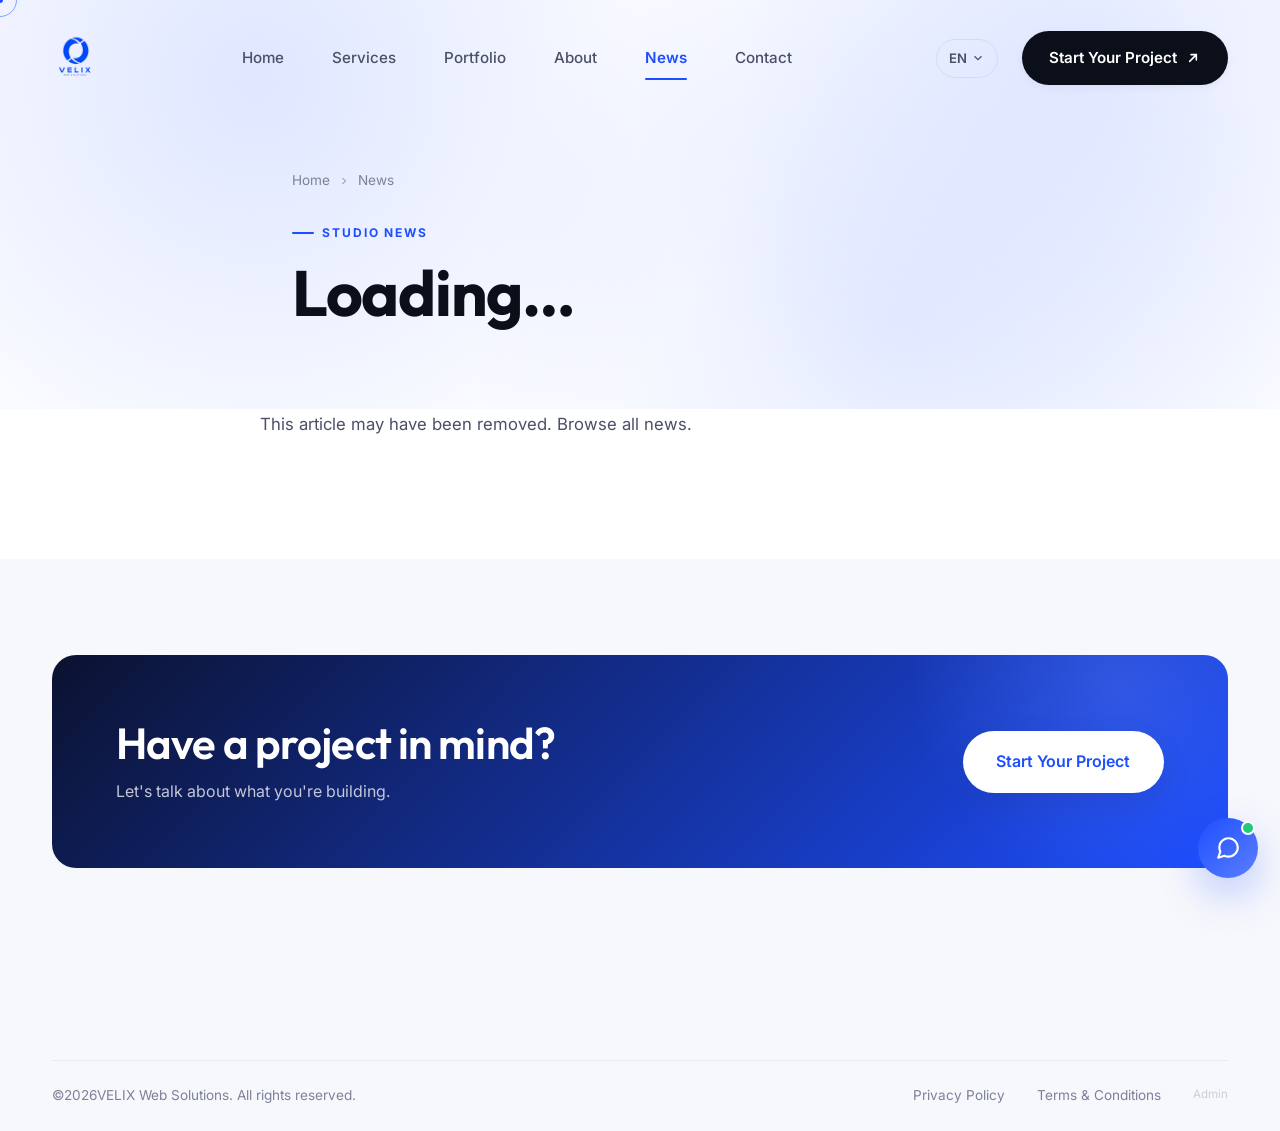
<file: news-post.html>
<!DOCTYPE html>

<html lang="en">
<head>
<meta charset="utf-8"/>
<script>(function(){try{var l=localStorage.getItem('velix-lang');if(!l){var n=(navigator.language||'en').toLowerCase();l=n.indexOf('ar')===0?'ar':'en';}document.documentElement.setAttribute('lang',l);document.documentElement.setAttribute('dir',l==='ar'?'rtl':'ltr');}catch(e){}})();</script>
<meta content="width=device-width, initial-scale=1.0" name="viewport"/>
<title id="pageTitle">Article — VELIX Web Solutions</title>
<meta content="Updates, announcements and insights from VELIX Web Solutions." id="pageDesc" name="description"/>
<link href="assets/img/logo.png" rel="icon" type="image/png"/>
<link href="news-post.html" rel="canonical"/>
<meta content="Article — VELIX Web Solutions" id="ogTitle" property="og:title"/>
<meta content="Updates, announcements and insights from VELIX Web Solutions." id="ogDesc" property="og:description"/>
<meta content="article" property="og:type"/>
<meta content="assets/img/logo.png" property="og:image"/>
<meta content="summary_large_image" name="twitter:card"/>
<meta content="Article — VELIX Web Solutions" id="twTitle" name="twitter:title"/>
<meta content="Updates, announcements and insights from VELIX Web Solutions." id="twDesc" name="twitter:description"/>
<meta content="assets/img/logo.png" name="twitter:image"/>
<meta content="index, follow" name="robots"/>
<link href="https://fonts.googleapis.com" rel="preconnect"/>
<link crossorigin="" href="https://fonts.gstatic.com" rel="preconnect"/>
<link href="https://fonts.googleapis.com/css2?family=Outfit:wght@500;600;700;800&amp;family=Inter:wght@400;500;600;700&amp;family=Cairo:wght@500;600;700;800&amp;family=Tajawal:wght@400;500;700&amp;display=swap" rel="stylesheet"/>
<link href="assets/css/style.css" rel="stylesheet"/>
</head>
<body>
<div aria-hidden="true" class="page-loader"><div class="loader-ring"></div></div>
<header class="navbar">
<div class="container">
<a aria-label="VELIX Web Solutions home" class="brand" href="index.html"><img alt="VELIX Web Solutions" src="assets/img/logo.png"/></a>
<nav aria-label="Primary" class="nav-links">
<a data-i18n="t_8cf04a97" href="index.html">Home</a>
<a data-i18n="t_992a0f05" href="services.html">Services</a>
<a data-i18n="t_d4f859a9" href="portfolio.html">Portfolio</a>
<a data-i18n="t_8f7f4c1c" href="about.html">About</a>
<a class="active" data-i18n="t_dd1ba187" href="news.html">News</a>
<a data-i18n="t_bbaff128" href="contact.html">Contact</a>
</nav>
<div class="nav-actions"><button type="button" class="lang-switch" id="langSwitch" aria-label="Switch language"><span class="lang-cur">EN</span><svg viewBox="0 0 24 24" fill="none" stroke="currentColor" stroke-width="2"><path d="m6 9 6 6 6-6"/></svg></button><a class="btn btn-primary" href="contact.html"><span data-i18n="t_725c6fdd">Start Your Project</span><svg fill="none" stroke="currentColor" stroke-linecap="round" stroke-width="2.4" viewbox="0 0 24 24"><path d="M7 17 17 7M9 7h8v8"></path></svg></a></div>
<button aria-expanded="false" aria-label="Toggle menu" class="nav-toggle" data-i18n-aria="t_641fd993"><span></span><span></span><span></span></button>
</div>
</header>
<nav aria-label="Mobile" class="mobile-nav">
<a data-i18n="t_8cf04a97" href="index.html">Home</a><a data-i18n="t_992a0f05" href="services.html">Services</a><a data-i18n="t_d4f859a9" href="portfolio.html">Portfolio</a>
<a data-i18n="t_8f7f4c1c" href="about.html">About</a><a data-i18n="t_dd1ba187" href="news.html">News</a><a data-i18n="t_bbaff128" href="contact.html">Contact</a>
<button type="button" class="lang-switch lang-switch-mobile" id="langSwitchMobile" aria-label="Switch language"><span class="lang-cur">EN</span><svg viewBox="0 0 24 24" fill="none" stroke="currentColor" stroke-width="2"><path d="m6 9 6 6 6-6"/></svg></button><a class="btn btn-primary" data-i18n="t_725c6fdd" href="contact.html">Start Your Project</a>
</nav>
<a class="skip-link" data-i18n="t_skip_link" href="#main-content">Skip to main content</a>
<main id="main-content">
<header class="page-header">
<div class="container" style="max-width:760px">
<div class="breadcrumb"><a data-i18n="t_8cf04a97" href="index.html">Home</a><svg fill="none" stroke="currentColor" stroke-width="2" viewbox="0 0 24 24"><path d="M9 18l6-6-6-6"></path></svg><a data-i18n="t_dd1ba187" href="news.html">News</a></div>
<p class="eyebrow" data-i18n="t_3917418c" id="articleCategory">Studio News</p>
<h1 data-i18n="t_5f02f05c" id="articleTitle">Loading…</h1>
<p class="lede" id="articleMeta"></p>
</div>
</header>
<section class="section" style="padding-top:0">
<div class="container">
<div id="articleCover"></div>
<div class="news-post-body" id="articleBody"></div>
</div>
</section>
<section class="section soft">
<div class="container">
<div class="cta-band" data-reveal="">
<div class="cta-band-copy"><h2 data-i18n="t_c8cde2db">Have a project in mind?</h2><p data-i18n="t_650099e3">Let's talk about what you're building.</p></div>
<div class="cta-band-actions"><a class="btn btn-white btn-lg" data-i18n="t_725c6fdd" href="contact.html">Start Your Project</a></div>
</div>
</div>
</section>
</main>
<footer class="site-footer">
<div class="container">
<div class="footer-bottom">
<p><span data-i18n="t_a541ecda">© </span><span data-year="">2026</span><span data-i18n="t_ef9b206e"> VELIX Web Solutions. All rights reserved.</span></p>
<div class="footer-bottom-links"><a data-i18n="t_fa2ead69" href="#">Privacy Policy</a><a data-i18n="t_1d8cd2bf" href="#">Terms &amp; Conditions</a><a class="footer-admin-link" data-i18n="t_e3afed00" href="admin.html">Admin</a></div>
</div>
</div>
</footer>
<script src="assets/js/store.js"></script>
<script src="assets/js/i18n.js"></script>
<script src="assets/js/script.js"></script>
<script src="assets/js/chat-widget.js"></script>
<script>
(function () {
  const id = new URLSearchParams(location.search).get('id');
  const article = id ? VELIX.news.get(id) : null;
  if (!article) {
    document.getElementById('articleTitle').textContent = 'Article not found';
    document.getElementById('articleBody').innerHTML = '<p>This article may have been removed. <a href="news.html">Browse all news</a>.</p>';
    return;
  }
  document.title = article.title + ' — VELIX Web Solutions';
  document.getElementById('pageTitle').textContent = article.title;
  document.getElementById('articleCategory').textContent = article.category || 'Studio News';
  document.getElementById('articleTitle').textContent = article.title;
  document.getElementById('articleMeta').textContent = `By ${article.author || 'VELIX Team'} — ${new Date(article.createdAt).toLocaleDateString(undefined,{year:'numeric',month:'long',day:'numeric'})}`;
  if (article.cover) document.getElementById('articleCover').innerHTML = `<img src="${article.cover}" style="width:100%;border-radius:var(--radius-lg);margin-bottom:var(--space-6)" alt="${article.title}">`;
  if (article.video) document.getElementById('articleCover').innerHTML += `<video src="${article.video}" controls style="width:100%;border-radius:var(--radius-lg);margin-bottom:var(--space-6)"></video>`;
  document.getElementById('articleBody').innerHTML = article.body || '';
})();
</script>
</body>
</html>
</file>
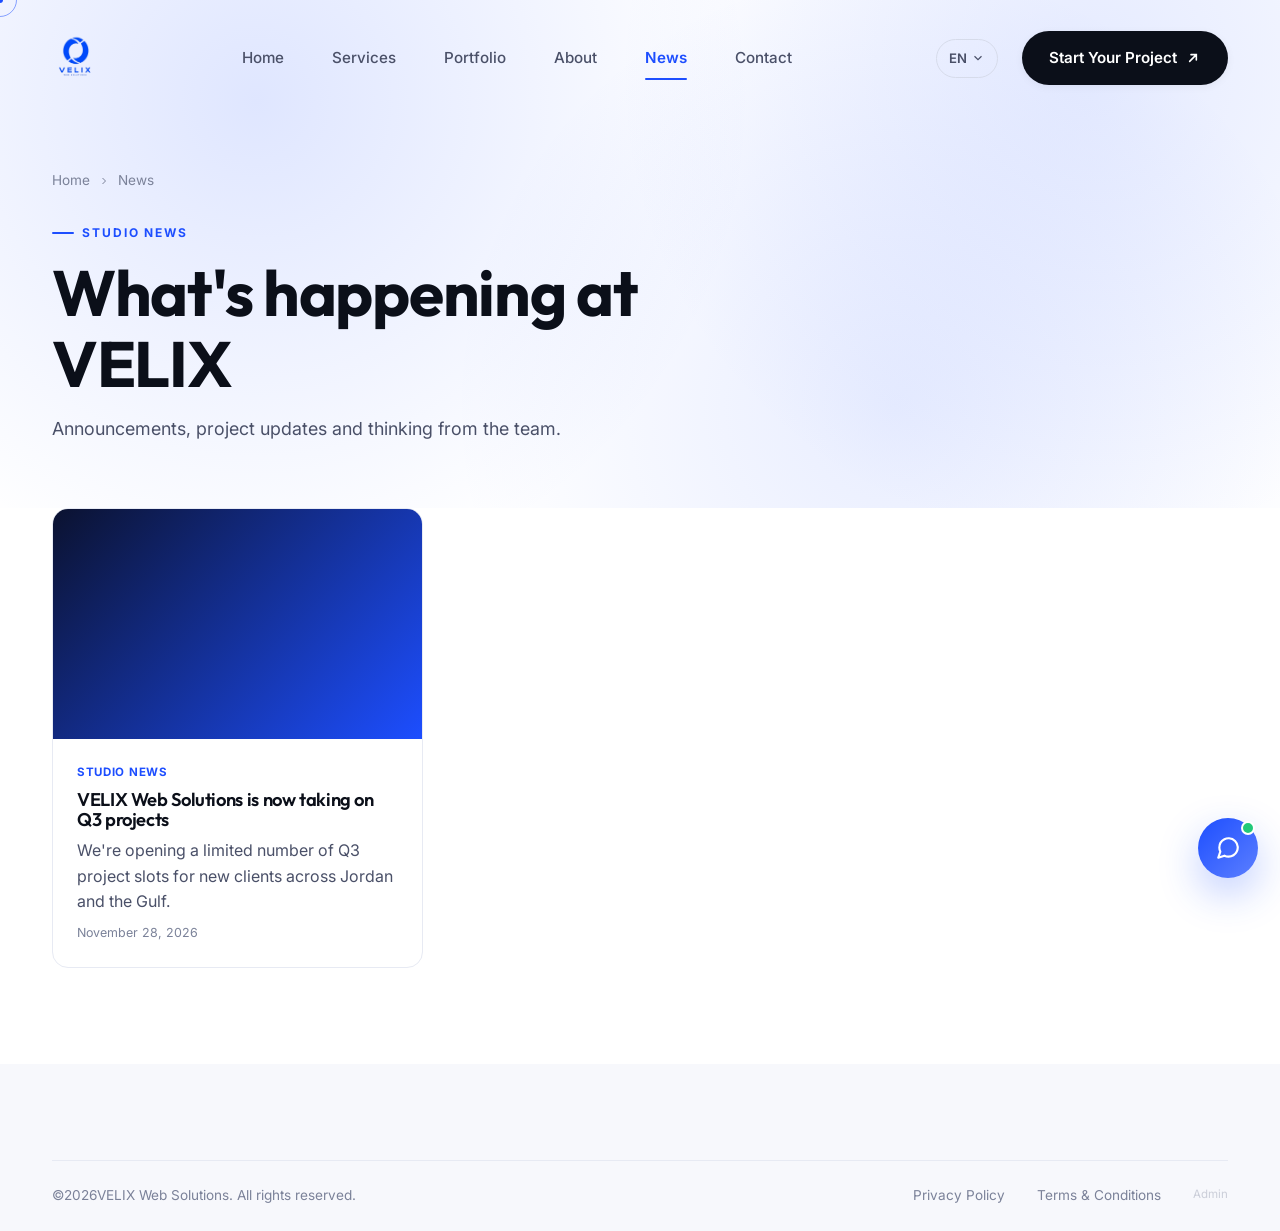
<file: news.html>
<!DOCTYPE html>

<html lang="en">
<head>
<meta charset="utf-8"/>
<script>(function(){try{var l=localStorage.getItem('velix-lang');if(!l){var n=(navigator.language||'en').toLowerCase();l=n.indexOf('ar')===0?'ar':'en';}document.documentElement.setAttribute('lang',l);document.documentElement.setAttribute('dir',l==='ar'?'rtl':'ltr');}catch(e){}})();</script>
<meta content="width=device-width, initial-scale=1.0" name="viewport"/>
<title>News — VELIX Web Solutions</title>
<meta content="Updates, announcements and insights from VELIX Web Solutions." name="description"/>
<link href="assets/img/logo.png" rel="icon" type="image/png"/>
<link href="news.html" rel="canonical"/>
<meta content="News — VELIX Web Solutions" property="og:title"/>
<meta content="Updates, announcements and insights from VELIX Web Solutions." property="og:description"/>
<meta content="website" property="og:type"/>
<meta content="assets/img/logo.png" property="og:image"/>
<meta content="summary_large_image" name="twitter:card"/>
<meta content="News — VELIX Web Solutions" name="twitter:title"/>
<meta content="Updates, announcements and insights from VELIX Web Solutions." name="twitter:description"/>
<meta content="assets/img/logo.png" name="twitter:image"/>
<meta content="index, follow" name="robots"/>
<link href="https://fonts.googleapis.com" rel="preconnect"/>
<link crossorigin="" href="https://fonts.gstatic.com" rel="preconnect"/>
<link href="https://fonts.googleapis.com/css2?family=Outfit:wght@500;600;700;800&amp;family=Inter:wght@400;500;600;700&amp;family=Cairo:wght@500;600;700;800&amp;family=Tajawal:wght@400;500;700&amp;display=swap" rel="stylesheet"/>
<link href="assets/css/style.css" rel="stylesheet"/>
</head>
<body>
<div aria-hidden="true" class="page-loader"><div class="loader-ring"></div></div>
<header class="navbar">
<div class="container">
<a aria-label="VELIX Web Solutions home" class="brand" href="index.html"><img alt="VELIX Web Solutions" src="assets/img/logo.png"/></a>
<nav aria-label="Primary" class="nav-links">
<a data-i18n="t_8cf04a97" href="index.html">Home</a>
<a data-i18n="t_992a0f05" href="services.html">Services</a>
<a data-i18n="t_d4f859a9" href="portfolio.html">Portfolio</a>
<a data-i18n="t_8f7f4c1c" href="about.html">About</a>
<a class="active" data-i18n="t_dd1ba187" href="news.html">News</a>
<a data-i18n="t_bbaff128" href="contact.html">Contact</a>
</nav>
<div class="nav-actions"><button type="button" class="lang-switch" id="langSwitch" aria-label="Switch language"><span class="lang-cur">EN</span><svg viewBox="0 0 24 24" fill="none" stroke="currentColor" stroke-width="2"><path d="m6 9 6 6 6-6"/></svg></button><a class="btn btn-primary" href="contact.html"><span data-i18n="t_725c6fdd">Start Your Project</span><svg fill="none" stroke="currentColor" stroke-linecap="round" stroke-width="2.4" viewbox="0 0 24 24"><path d="M7 17 17 7M9 7h8v8"></path></svg></a></div>
<button aria-expanded="false" aria-label="Toggle menu" class="nav-toggle" data-i18n-aria="t_641fd993"><span></span><span></span><span></span></button>
</div>
</header>
<nav aria-label="Mobile" class="mobile-nav">
<a data-i18n="t_8cf04a97" href="index.html">Home</a>
<a data-i18n="t_992a0f05" href="services.html">Services</a>
<a data-i18n="t_d4f859a9" href="portfolio.html">Portfolio</a>
<a data-i18n="t_8f7f4c1c" href="about.html">About</a>
<a data-i18n="t_dd1ba187" href="news.html">News</a>
<a data-i18n="t_bbaff128" href="contact.html">Contact</a>
<button type="button" class="lang-switch lang-switch-mobile" id="langSwitchMobile" aria-label="Switch language"><span class="lang-cur">EN</span><svg viewBox="0 0 24 24" fill="none" stroke="currentColor" stroke-width="2"><path d="m6 9 6 6 6-6"/></svg></button><a class="btn btn-primary" data-i18n="t_725c6fdd" href="contact.html">Start Your Project</a>
</nav>
<a class="skip-link" data-i18n="t_skip_link" href="#main-content">Skip to main content</a>
<main id="main-content">
<header class="page-header">
<div class="container">
<div class="breadcrumb"><a data-i18n="t_8cf04a97" href="index.html">Home</a><svg fill="none" stroke="currentColor" stroke-width="2" viewbox="0 0 24 24"><path d="M9 18l6-6-6-6"></path></svg><span data-i18n="t_dd1ba187">News</span></div>
<p class="eyebrow" data-i18n="t_3917418c">Studio News</p>
<h1 data-i18n="t_13a1f196">What's happening at VELIX</h1>
<p class="lede" data-i18n="t_92e18bf3">Announcements, project updates and thinking from the team.</p>
</div>
</header>
<section class="section" style="padding-top:0">
<div class="container">
<div class="grid news-grid" id="newsGrid"></div>
</div>
</section>
</main>
<footer class="site-footer">
<div class="container">
<div class="footer-bottom">
<p><span data-i18n="t_a541ecda">© </span><span data-year="">2026</span><span data-i18n="t_ef9b206e"> VELIX Web Solutions. All rights reserved.</span></p>
<div class="footer-bottom-links"><a data-i18n="t_fa2ead69" href="#">Privacy Policy</a><a data-i18n="t_1d8cd2bf" href="#">Terms &amp; Conditions</a><a class="footer-admin-link" data-i18n="t_e3afed00" href="admin.html">Admin</a></div>
</div>
</div>
</footer>
<script src="assets/js/store.js"></script>
<script src="assets/js/i18n.js"></script>
<script src="assets/js/script.js"></script>
<script src="assets/js/chat-widget.js"></script>
<script>
(function () {
  const grid = document.getElementById('newsGrid');
  const articles = VELIX.news.all();
  grid.innerHTML = articles.length ? articles.map(a => `
    <a href="news-post.html?id=${a.id}" class="news-card" data-reveal>
      <div class="news-thumb">${a.cover ? `<img src="${a.cover}" alt="${a.title}">` : ''}</div>
      <div class="news-card-body">
        <span class="news-cat">${a.category || 'Studio News'}</span>
        <h4>${a.title}</h4>
        <p>${(a.excerpt || '').slice(0, 100)}</p>
        <span class="news-date">${new Date(a.createdAt).toLocaleDateString(undefined,{year:'numeric',month:'long',day:'numeric'})}</span>
      </div>
    </a>`).join('') : '<p class="portfolio-empty">No articles published yet.</p>';
})();
</script>
</body>
</html>
</file>
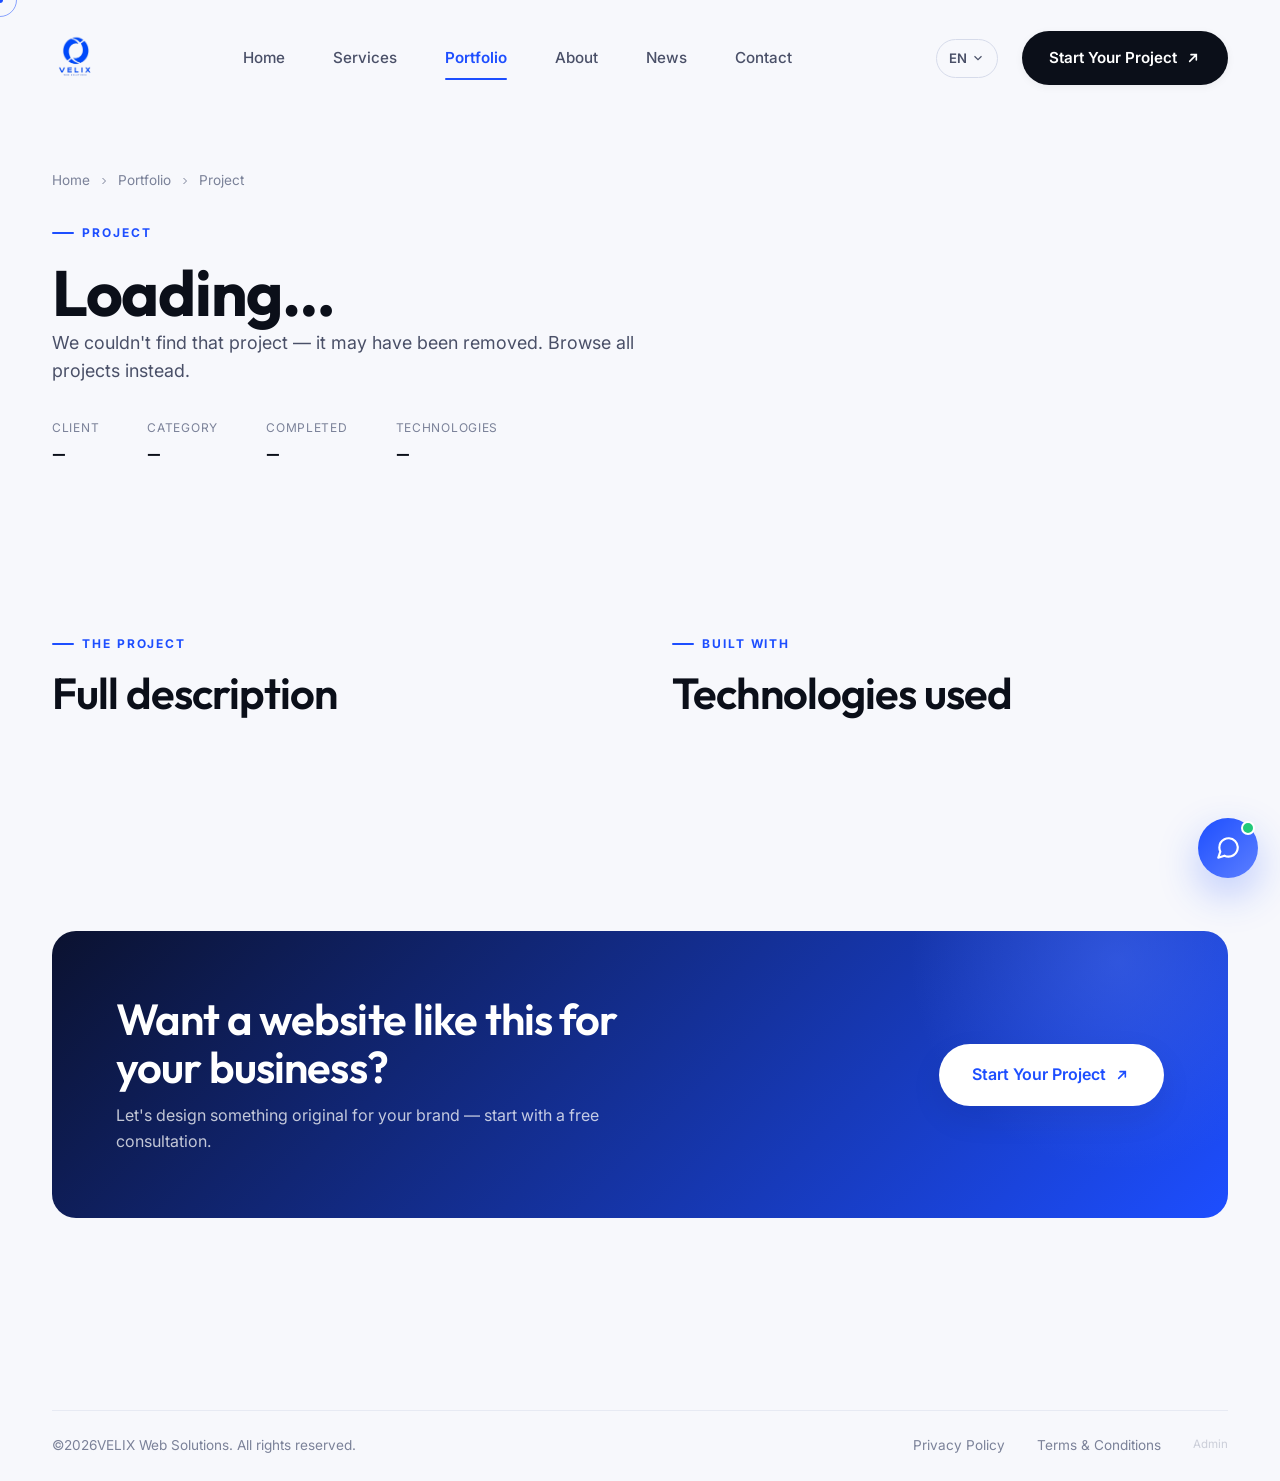
<file: project.html>
<!DOCTYPE html>

<html lang="en">
<head>
<meta charset="utf-8"/>
<script>(function(){try{var l=localStorage.getItem('velix-lang');if(!l){var n=(navigator.language||'en').toLowerCase();l=n.indexOf('ar')===0?'ar':'en';}document.documentElement.setAttribute('lang',l);document.documentElement.setAttribute('dir',l==='ar'?'rtl':'ltr');}catch(e){}})();</script>
<meta content="width=device-width, initial-scale=1.0" name="viewport"/>
<title id="pageTitle">Project — VELIX Web Solutions</title>
<meta content="A project by VELIX Web Solutions." id="pageDesc" name="description"/>
<link href="assets/img/logo.png" rel="icon" type="image/png"/>
<link href="project.html" rel="canonical"/>
<meta content="Project — VELIX Web Solutions" id="ogTitle" property="og:title"/>
<meta content="A project by VELIX Web Solutions." id="ogDesc" property="og:description"/>
<meta content="website" property="og:type"/>
<meta content="assets/img/logo.png" property="og:image"/>
<meta content="summary_large_image" name="twitter:card"/>
<meta content="Project — VELIX Web Solutions" id="twTitle" name="twitter:title"/>
<meta content="A project by VELIX Web Solutions." id="twDesc" name="twitter:description"/>
<meta content="assets/img/logo.png" name="twitter:image"/>
<meta content="index, follow" name="robots"/>
<link href="https://fonts.googleapis.com" rel="preconnect"/>
<link crossorigin="" href="https://fonts.gstatic.com" rel="preconnect"/>
<link href="https://fonts.googleapis.com/css2?family=Outfit:wght@500;600;700;800&amp;family=Inter:wght@400;500;600;700&amp;family=Cairo:wght@500;600;700;800&amp;family=Tajawal:wght@400;500;700&amp;display=swap" rel="stylesheet"/>
<link href="assets/css/style.css" rel="stylesheet"/>
</head>
<body>
<div aria-hidden="true" class="page-loader"><div class="loader-ring"></div></div>
<header class="navbar">
<div class="container">
<a aria-label="VELIX Web Solutions home" class="brand" href="index.html"><img alt="VELIX Web Solutions" src="assets/img/logo.png"/></a>
<nav aria-label="Primary" class="nav-links">
<a data-i18n="t_8cf04a97" href="index.html">Home</a>
<a data-i18n="t_992a0f05" href="services.html">Services</a>
<a class="active" data-i18n="t_d4f859a9" href="portfolio.html">Portfolio</a>
<a data-i18n="t_8f7f4c1c" href="about.html">About</a>
<a data-i18n="t_dd1ba187" href="news.html">News</a>
<a data-i18n="t_bbaff128" href="contact.html">Contact</a>
</nav>
<div class="nav-actions"><button type="button" class="lang-switch" id="langSwitch" aria-label="Switch language"><span class="lang-cur">EN</span><svg viewBox="0 0 24 24" fill="none" stroke="currentColor" stroke-width="2"><path d="m6 9 6 6 6-6"/></svg></button><a class="btn btn-primary" href="contact.html"><span data-i18n="t_725c6fdd">Start Your Project</span><svg fill="none" stroke="currentColor" stroke-linecap="round" stroke-width="2.4" viewbox="0 0 24 24"><path d="M7 17 17 7M9 7h8v8"></path></svg></a></div>
<button aria-expanded="false" aria-label="Toggle menu" class="nav-toggle" data-i18n-aria="t_641fd993"><span></span><span></span><span></span></button>
</div>
</header>
<nav aria-label="Mobile" class="mobile-nav">
<a data-i18n="t_8cf04a97" href="index.html">Home</a>
<a data-i18n="t_992a0f05" href="services.html">Services</a>
<a data-i18n="t_d4f859a9" href="portfolio.html">Portfolio</a>
<a data-i18n="t_8f7f4c1c" href="about.html">About</a>
<a data-i18n="t_dd1ba187" href="news.html">News</a>
<a data-i18n="t_bbaff128" href="contact.html">Contact</a>
<button type="button" class="lang-switch lang-switch-mobile" id="langSwitchMobile" aria-label="Switch language"><span class="lang-cur">EN</span><svg viewBox="0 0 24 24" fill="none" stroke="currentColor" stroke-width="2"><path d="m6 9 6 6 6-6"/></svg></button><a class="btn btn-primary" data-i18n="t_725c6fdd" href="contact.html">Start Your Project</a>
</nav>
<a class="skip-link" data-i18n="t_skip_link" href="#main-content">Skip to main content</a>
<main id="main-content">
<section class="project-hero">
<div class="container">
<div class="breadcrumb"><a data-i18n="t_8cf04a97" href="index.html">Home</a><svg fill="none" stroke="currentColor" stroke-width="2" viewbox="0 0 24 24"><path d="M9 18l6-6-6-6"></path></svg><a data-i18n="t_d4f859a9" href="portfolio.html">Portfolio</a><svg fill="none" stroke="currentColor" stroke-width="2" viewbox="0 0 24 24"><path d="M9 18l6-6-6-6"></path></svg><span data-i18n="t_9e727fdd" id="crumbTitle">Project</span></div>
<p class="eyebrow" data-i18n="t_9e727fdd" id="projectCategory">Project</p>
<h1 data-i18n="t_5f02f05c" id="projectTitle">Loading…</h1>
<p class="lede" id="projectSummary"></p>
<div class="project-meta-row">
<div><span data-i18n="t_577d7068">Client</span><strong data-i18n="t_26aeabd0" id="metaClient">—</strong></div>
<div><span data-i18n="t_3adbdb3a">Category</span><strong data-i18n="t_26aeabd0" id="metaCategory">—</strong></div>
<div><span data-i18n="t_07ca5050">Completed</span><strong data-i18n="t_26aeabd0" id="metaDate">—</strong></div>
<div><span data-i18n="t_badecdcf">Technologies</span><strong data-i18n="t_26aeabd0" id="metaTech">—</strong></div>
</div>
<div class="project-hero-media" id="heroMedia"></div>
</div>
</section>
<section class="section" id="beforeAfterSection" style="display:none">
<div class="container">
<div class="section-head center"><p class="eyebrow" data-i18n="t_0f995e91" style="justify-content:center;margin-inline:auto">The Transformation</p><h2 data-i18n="t_96305850">Before &amp; after</h2></div>
<div class="before-after" id="beforeAfterMount"></div>
</div>
</section>
<section class="section soft">
<div class="container">
<div class="grid" style="grid-template-columns:1fr 1fr;gap:var(--space-8);align-items:start">
<div data-reveal="">
<p class="eyebrow" data-i18n="t_56d81ae9">The Project</p>
<h2 data-i18n="t_8c0c3d9b">Full description</h2>
<p class="lede" id="projectDescription" style="max-width:100%;margin-top:var(--space-4)"></p>
</div>
<div data-reveal="" data-reveal-delay="1">
<p class="eyebrow" data-i18n="t_cc8d02b5">Built With</p>
<h2 data-i18n="t_77bb7680">Technologies used</h2>
<div class="founder-tags" id="techTags" style="margin-top:var(--space-4)"></div>
</div>
</div>
</div>
</section>
<section class="section" id="gallerySection" style="display:none">
<div class="container">
<div class="section-head center"><p class="eyebrow" data-i18n="t_5c93310d" style="justify-content:center;margin-inline:auto">Gallery</p><h2 data-i18n="t_eb5d046a">A closer look</h2></div>
<div class="project-gallery" id="galleryMount"></div>
</div>
</section>
<section class="section soft">
<div class="container">
<div class="cta-band" data-reveal="">
<div class="cta-band-copy">
<h2 data-i18n="t_07cecfc9">Want a website like this for your business?</h2>
<p data-i18n="t_8f3c03a6">Let's design something original for your brand — start with a free consultation.</p>
</div>
<div class="cta-band-actions"><a class="btn btn-white btn-lg" href="contact.html"><span data-i18n="t_725c6fdd">Start Your Project</span><svg fill="none" stroke="currentColor" stroke-linecap="round" stroke-width="2.4" viewbox="0 0 24 24"><path d="M7 17 17 7M9 7h8v8"></path></svg></a></div>
</div>
</div>
</section>
<section class="section" id="relatedSection" style="display:none">
<div class="container">
<div class="flex-between" style="align-items:flex-end;margin-bottom:var(--space-8);flex-wrap:wrap;gap:var(--space-5)">
<div class="section-head" style="margin-bottom:0"><p class="eyebrow" data-i18n="t_f155efe0">More Work</p><h2 data-i18n="t_2c722155">Related projects</h2></div>
</div>
<div class="grid related-projects-grid" id="relatedMount"></div>
</div>
</section>
</main>
<footer class="site-footer">
<div class="container">
<div class="footer-bottom">
<p><span data-i18n="t_a541ecda">© </span><span data-year="">2026</span><span data-i18n="t_ef9b206e"> VELIX Web Solutions. All rights reserved.</span></p>
<div class="footer-bottom-links"><a data-i18n="t_fa2ead69" href="#">Privacy Policy</a><a data-i18n="t_1d8cd2bf" href="#">Terms &amp; Conditions</a><a class="footer-admin-link" data-i18n="t_e3afed00" href="admin.html">Admin</a></div>
</div>
</div>
</footer>
<script src="assets/js/store.js"></script>
<script src="assets/js/i18n.js"></script>
<script src="assets/js/script.js"></script>
<script src="assets/js/chat-widget.js"></script>
<script>
(function () {
  const params = new URLSearchParams(location.search);
  const id = params.get('id');
  const project = id ? VELIX.projects.get(id) : null;

  if (!project) {
    document.getElementById('projectTitle').textContent = 'Project not found';
    document.getElementById('projectSummary').textContent = "We couldn't find that project — it may have been removed. Browse all projects instead.";
    document.querySelector('.project-hero-media').style.display = 'none';
    document.getElementById('projectDescription').textContent = '';
    return;
  }

  document.title = project.title + ' — VELIX Web Solutions';
  document.getElementById('pageTitle').textContent = project.title + ' — VELIX Web Solutions';
  document.getElementById('pageDesc').setAttribute('content', (project.description || '').slice(0, 155));
  document.getElementById('crumbTitle').textContent = project.title;
  document.getElementById('projectCategory').textContent = project.category || 'Project';
  document.getElementById('projectTitle').textContent = project.title;
  document.getElementById('projectSummary').textContent = (project.description || '').slice(0, 150);
  document.getElementById('metaClient').textContent = project.client || '—';
  document.getElementById('metaCategory').textContent = project.category || '—';
  document.getElementById('metaDate').textContent = project.completionDate ? new Date(project.completionDate).toLocaleDateString(undefined, { year: 'numeric', month: 'long' }) : '—';
  document.getElementById('metaTech').textContent = (project.technologies || []).slice(0, 2).join(', ') || '—';
  document.getElementById('projectDescription').textContent = project.description || '';

  const heroMedia = document.getElementById('heroMedia');
  heroMedia.innerHTML = project.cover ? `<img src="${project.cover}" alt="${project.title}">` : '';

  document.getElementById('techTags').innerHTML = (project.technologies || []).map(t => `<span>${t}</span>`).join('') || '<span>—</span>';

  const gallery = project.gallery || {};
  const allImages = [].concat(gallery.desktop || [], gallery.tablet || [], gallery.mobile || []);
  if (allImages.length) {
    document.getElementById('gallerySection').style.display = 'block';
    document.getElementById('galleryMount').innerHTML = allImages.map(src => `<img src="${src}" alt="${project.title} screenshot">`).join('');
  }

  if (project.beforeAfter && project.beforeAfter.before && project.beforeAfter.after) {
    document.getElementById('beforeAfterSection').style.display = 'block';
    document.getElementById('beforeAfterMount').innerHTML = `
      <img src="${project.beforeAfter.before}" alt="Before">
      <div class="after-wrap" id="afterWrap"><img src="${project.beforeAfter.after}" alt="After"></div>
      <div class="ba-handle" id="baHandle"></div>
      <span class="ba-label before">Before</span><span class="ba-label after">After</span>`;
    const handle = document.getElementById('baHandle');
    const afterWrap = document.getElementById('afterWrap');
    const track = document.getElementById('beforeAfterMount');
    let dragging = false;
    const move = (clientX) => {
      const rect = track.getBoundingClientRect();
      let pct = ((clientX - rect.left) / rect.width) * 100;
      pct = Math.max(0, Math.min(100, pct));
      afterWrap.style.clipPath = `inset(0 ${100 - pct}% 0 0)`;
      handle.style.left = pct + '%';
    };
    handle.addEventListener('mousedown', () => dragging = true);
    window.addEventListener('mouseup', () => dragging = false);
    window.addEventListener('mousemove', (e) => dragging && move(e.clientX));
    handle.addEventListener('touchstart', () => dragging = true);
    window.addEventListener('touchend', () => dragging = false);
    window.addEventListener('touchmove', (e) => dragging && move(e.touches[0].clientX));
  }

  const related = VELIX.projects.related(project);
  if (related.length) {
    document.getElementById('relatedSection').style.display = 'block';
    document.getElementById('relatedMount').innerHTML = related.map(p => `
      <a href="project.html?id=${p.id}" class="project-card">
        <div class="project-thumb ${p.cover ? 'has-image' : ''}">${p.cover ? `<img src="${p.cover}" alt="${p.title}">` : `<div class="browser-chrome"><span></span><span></span><span></span></div><div class="project-scene"><div class="project-scene-text"><span class="tag">${p.category||''}</span><h4>${p.title}</h4></div></div>`}</div>
        <div class="project-info"><div><h4>${p.title}</h4><p>${(p.description||'').slice(0,80)}</p></div></div>
      </a>`).join('');
  }
})();
</script>
</body>
</html>
</file>
<file: assets/css/style.css>
/* ==========================================================================
   VELIX WEB SOLUTIONS — MAIN STYLESHEET
   Handcrafted HTML5 / CSS3 — no frameworks
   Table of contents:
   1. Design tokens (variables)
   2. Reset & base
   3. Typography
   4. Layout utilities
   5. Buttons
   6. Navbar
   7. Hero + device mockups
   8. Marquee / trust strip
   9. Services
   10. Portfolio
   11. Process
   12. Stats
   13. Testimonials
   14. CTA band
   15. Footer
   16. Forms
   17. Page header (inner pages)
   18. Animations
   19. Cursor
   20. Loader
   21. Responsive
   ========================================================================== */

/* -------------------------------------------------------------------------
   1. DESIGN TOKENS
   ------------------------------------------------------------------------- */
:root {
  /* Brand colors */
  --color-primary: #1D4EFF;
  --color-primary-dark: #1339CC;
  --color-primary-light: #5C7FFF;
  --color-primary-tint: #EEF2FF;

  /* Neutrals */
  --color-white: #FFFFFF;
  --color-bg-soft: #F7F8FC;
  --color-ink: #0B0F19;
  --color-ink-soft: #4A5068;
  --color-muted: #7B8299;
  --color-border: #E7EAF3;
  --color-border-strong: #D6DBEA;

  /* Gradients */
  --gradient-primary: linear-gradient(135deg, #1D4EFF 0%, #5C7FFF 100%);
  --gradient-dark: linear-gradient(135deg, #0B1230 0%, #1D4EFF 100%);
  --gradient-mesh: radial-gradient(circle at 20% 20%, rgba(29,78,255,0.14), transparent 45%),
                    radial-gradient(circle at 85% 15%, rgba(92,127,255,0.16), transparent 40%),
                    radial-gradient(circle at 70% 80%, rgba(29,78,255,0.10), transparent 45%);

  /* Typography */
  --font-display: 'Outfit', 'Segoe UI', sans-serif;
  --font-body: 'Inter', 'Segoe UI', sans-serif;

  /* Spacing scale */
  --space-1: 4px;
  --space-2: 8px;
  --space-3: 12px;
  --space-4: 16px;
  --space-5: 24px;
  --space-6: 32px;
  --space-7: 48px;
  --space-8: 64px;
  --space-9: 96px;
  --space-10: 128px;

  /* Layout */
  --container-width: 1240px;
  --radius-sm: 10px;
  --radius-md: 16px;
  --radius-lg: 24px;
  --radius-pill: 999px;

  /* Shadows */
  --shadow-sm: 0 2px 8px rgba(11, 15, 25, 0.05);
  --shadow-md: 0 12px 32px rgba(11, 15, 25, 0.08);
  --shadow-lg: 0 24px 64px rgba(11, 15, 25, 0.12);
  --shadow-primary: 0 16px 40px rgba(29, 78, 255, 0.28);

  /* Motion */
  --ease-out: cubic-bezier(0.16, 1, 0.3, 1);
  --ease-smooth: cubic-bezier(0.65, 0, 0.35, 1);
  --duration-fast: 0.2s;
  --duration-base: 0.4s;
  --duration-slow: 0.8s;
}

/* -------------------------------------------------------------------------
   2. RESET & BASE
   ------------------------------------------------------------------------- */
*, *::before, *::after { box-sizing: border-box; }
* { margin: 0; padding: 0; }

html {
  scroll-behavior: smooth;
  -webkit-text-size-adjust: 100%;
}

@media (prefers-reduced-motion: reduce) {
  html { scroll-behavior: auto; }
  *, *::before, *::after {
    animation-duration: 0.001ms !important;
    animation-iteration-count: 1 !important;
    transition-duration: 0.001ms !important;
    scroll-behavior: auto !important;
  }
}

body {
  font-family: var(--font-body);
  color: var(--color-ink-soft);
  background: var(--color-white);
  line-height: 1.6;
  font-size: 16px;
  overflow-x: hidden;
  -webkit-font-smoothing: antialiased;
}

img, svg { display: block; max-width: 100%; }
a { color: inherit; text-decoration: none; }
ul, ol { list-style: none; }
button { font: inherit; cursor: pointer; border: none; background: none; color: inherit; }
input, textarea, select { font: inherit; color: inherit; }

::selection { background: var(--color-primary); color: var(--color-white); }

:focus-visible {
  outline: 2px solid var(--color-primary);
  outline-offset: 3px;
  border-radius: 4px;
}

/* -------------------------------------------------------------------------
   3. TYPOGRAPHY
   ------------------------------------------------------------------------- */
h1, h2, h3, h4, h5 {
  font-family: var(--font-display);
  color: var(--color-ink);
  font-weight: 600;
  line-height: 1.1;
  letter-spacing: -0.02em;
}

.h1, h1 { font-size: clamp(2.6rem, 5vw, 4.4rem); font-weight: 700; }
.h2, h2 { font-size: clamp(2rem, 3.4vw, 3rem); }
.h3, h3 { font-size: clamp(1.4rem, 2vw, 1.75rem); }
.h4, h4 { font-size: 1.15rem; }

.eyebrow {
  display: inline-flex;
  align-items: center;
  gap: var(--space-2);
  font-family: var(--font-body);
  font-size: 0.75rem;
  font-weight: 700;
  letter-spacing: 0.16em;
  text-transform: uppercase;
  color: var(--color-primary);
  margin-bottom: var(--space-4);
}

.eyebrow::before {
  content: '';
  width: 22px;
  height: 2px;
  background: var(--color-primary);
  border-radius: 2px;
}

.lede {
  font-size: clamp(1.05rem, 1.4vw, 1.2rem);
  color: var(--color-ink-soft);
  max-width: 620px;
}

.text-gradient {
  background: var(--gradient-primary);
  -webkit-background-clip: text;
  background-clip: text;
  color: transparent;
}

.section-head {
  max-width: 680px;
  margin-bottom: var(--space-8);
}

.section-head.center { margin-left: auto; margin-right: auto; text-align: center; }

.section-head p { margin-top: var(--space-4); }

/* -------------------------------------------------------------------------
   4. LAYOUT UTILITIES
   ------------------------------------------------------------------------- */
.container {
  width: 100%;
  max-width: var(--container-width);
  margin-inline: auto;
  padding-inline: var(--space-6);
}

.section { padding-block: var(--space-9); position: relative; }
.section.soft { background: var(--color-bg-soft); }
.section.tight { padding-block: var(--space-8); }

.grid { display: grid; gap: var(--space-6); }

.flex { display: flex; }
.flex-between { display: flex; align-items: center; justify-content: space-between; }
.flex-center { display: flex; align-items: center; justify-content: center; }

.divider {
  height: 1px;
  background: var(--color-border);
  border: none;
  width: 100%;
}

/* -------------------------------------------------------------------------
   5. BUTTONS
   ------------------------------------------------------------------------- */
.btn {
  position: relative;
  display: inline-flex;
  align-items: center;
  gap: var(--space-2);
  padding: 0.95rem 1.7rem;
  font-family: var(--font-body);
  font-weight: 600;
  font-size: 0.95rem;
  border-radius: var(--radius-pill);
  transition: transform var(--duration-fast) var(--ease-out),
              box-shadow var(--duration-fast) var(--ease-out),
              background var(--duration-fast) var(--ease-out),
              color var(--duration-fast) var(--ease-out);
  white-space: nowrap;
}

.btn svg { width: 16px; height: 16px; transition: transform var(--duration-fast) var(--ease-out); }

.btn-primary {
  background: var(--color-ink);
  color: var(--color-white);
  box-shadow: var(--shadow-sm);
}
.btn-primary:hover {
  background: var(--color-primary);
  transform: translateY(-2px);
  box-shadow: var(--shadow-primary);
}
.btn-primary:hover svg { transform: translate(2px, -2px); }

.btn-accent {
  background: var(--gradient-primary);
  color: var(--color-white);
  box-shadow: var(--shadow-primary);
}
.btn-accent:hover { transform: translateY(-2px); box-shadow: 0 20px 48px rgba(29,78,255,0.36); }
.btn-accent:hover svg { transform: translate(2px, -2px); }

.btn-outline {
  background: transparent;
  color: var(--color-ink);
  border: 1.5px solid var(--color-border-strong);
}
.btn-outline:hover {
  border-color: var(--color-primary);
  color: var(--color-primary);
  transform: translateY(-2px);
}

.btn-ghost {
  color: var(--color-primary);
  font-weight: 700;
  padding: 0.4rem 0;
}
.btn-ghost svg { transition: transform var(--duration-fast) var(--ease-out); }
.btn-ghost:hover svg { transform: translateX(4px); }

.btn-white {
  background: var(--color-white);
  color: var(--color-primary);
  box-shadow: var(--shadow-md);
}
.btn-white:hover { transform: translateY(-2px); box-shadow: var(--shadow-lg); }

.btn-lg { padding: 1.15rem 2.1rem; font-size: 1rem; }

/* -------------------------------------------------------------------------
   6. NAVBAR
   ------------------------------------------------------------------------- */
.navbar {
  position: fixed;
  top: 0; left: 0; right: 0;
  z-index: 500;
  padding-block: var(--space-5);
  transition: padding var(--duration-base) var(--ease-out),
              background var(--duration-base) var(--ease-out),
              box-shadow var(--duration-base) var(--ease-out);
}

.navbar.is-scrolled {
  padding-block: var(--space-3);
  background: rgba(255,255,255,0.85);
  backdrop-filter: blur(16px) saturate(160%);
  -webkit-backdrop-filter: blur(16px) saturate(160%);
  box-shadow: 0 1px 0 var(--color-border), var(--shadow-sm);
}

.navbar .container { display: flex; align-items: center; justify-content: space-between; gap: var(--space-7); }

.brand { display: flex; align-items: center; }
.brand img { height: 68px; width: auto; transition: height var(--duration-base) var(--ease-out); }
.navbar.is-scrolled .brand img { height: 54px; }

.nav-links {
  display: flex;
  align-items: center;
  gap: var(--space-7);
}

.nav-links a {
  position: relative;
  font-size: 0.95rem;
  font-weight: 500;
  color: var(--color-ink-soft);
  padding-block: var(--space-2);
  transition: color var(--duration-fast) var(--ease-out);
}
.nav-links a::after {
  content: '';
  position: absolute;
  left: 0; bottom: -2px;
  width: 0; height: 2px;
  background: var(--color-primary);
  border-radius: 2px;
  transition: width var(--duration-base) var(--ease-out);
}
.nav-links a:hover { color: var(--color-ink); }
.nav-links a:hover::after { width: 100%; }
.nav-links a.active { color: var(--color-primary); font-weight: 600; }
.nav-links a.active::after { width: 100%; }

/* Transparent navbar over a full-bleed photo hero: force light text until scrolled */
.has-photo-hero .navbar:not(.is-scrolled) .nav-links a { color: rgba(255,255,255,0.88); }
.has-photo-hero .navbar:not(.is-scrolled) .nav-links a:hover { color: #fff; }
.has-photo-hero .navbar:not(.is-scrolled) .nav-links a.active { color: #fff; }
.has-photo-hero .navbar:not(.is-scrolled) .brand img { filter: brightness(0) invert(1); }
.has-photo-hero .navbar:not(.is-scrolled) .lang-switch { color: #fff; border-color: rgba(255,255,255,0.35); }
.has-photo-hero .navbar:not(.is-scrolled) .nav-toggle { border-color: rgba(255,255,255,0.35); }
.has-photo-hero .navbar:not(.is-scrolled) .nav-toggle span { background: #fff; }
.has-photo-hero .navbar:not(.is-scrolled) .btn-outline { color: #fff; border-color: rgba(255,255,255,0.5); }
.has-photo-hero .navbar:not(.is-scrolled) .btn-outline:hover { background: rgba(255,255,255,0.12); }

.nav-actions { display: flex; align-items: center; gap: var(--space-5); }

.nav-toggle {
  display: none;
  width: 44px; height: 44px;
  border-radius: 50%;
  border: 1.5px solid var(--color-border-strong);
  align-items: center;
  justify-content: center;
  flex-direction: column;
  gap: 4px;
}
.nav-toggle span {
  display: block;
  width: 18px; height: 2px;
  background: var(--color-ink);
  border-radius: 2px;
  transition: transform var(--duration-fast) var(--ease-out), opacity var(--duration-fast) var(--ease-out);
}
.nav-toggle.is-active span:nth-child(1) { transform: translateY(6px) rotate(45deg); }
.nav-toggle.is-active span:nth-child(2) { opacity: 0; }
.nav-toggle.is-active span:nth-child(3) { transform: translateY(-6px) rotate(-45deg); }

.mobile-nav {
  position: fixed;
  inset: 0;
  z-index: 400;
  background: var(--color-white);
  padding: 110px var(--space-6) var(--space-8);
  display: flex;
  flex-direction: column;
  gap: var(--space-7);
  transform: translateY(-100%);
  opacity: 0;
  transition: transform var(--duration-base) var(--ease-smooth), opacity var(--duration-base) var(--ease-smooth);
  pointer-events: none;
}
.mobile-nav.is-open { transform: translateY(0); opacity: 1; pointer-events: auto; }
.mobile-nav a {
  font-family: var(--font-display);
  font-size: 2rem;
  font-weight: 600;
  color: var(--color-ink);
  display: block;
  padding-block: var(--space-2);
  border-bottom: 1px solid var(--color-border);
}
.mobile-nav .btn { align-self: flex-start; margin-top: var(--space-4); }

/* -------------------------------------------------------------------------
   7. HERO + DEVICE MOCKUPS
   ------------------------------------------------------------------------- */
.hero {
  position: relative;
  padding-top: 190px;
  padding-bottom: var(--space-9);
  overflow: hidden;
  background: var(--color-white);
}

.hero::before {
  content: '';
  position: absolute;
  inset: 0;
  background: var(--gradient-mesh);
  z-index: 0;
  pointer-events: none;
}

.hero .container {
  position: relative;
  z-index: 1;
  display: grid;
  grid-template-columns: 1fr 1fr;
  gap: var(--space-8);
  align-items: center;
}

.hero-copy h1 { margin-bottom: var(--space-5); }
.hero-copy .lede { margin-bottom: var(--space-7); }

.hero-actions { display: flex; align-items: center; gap: var(--space-5); margin-bottom: var(--space-8); flex-wrap: wrap; }

.hero-trust { display: flex; flex-direction: column; gap: var(--space-4); }
.hero-trust span { font-size: 0.8rem; color: var(--color-muted); }
.hero-trust-logos { display: flex; align-items: center; gap: var(--space-6); flex-wrap: wrap; }
.hero-trust-logos .trust-mark {
  font-family: var(--font-display);
  font-weight: 700;
  font-size: 0.95rem;
  color: var(--color-ink-soft);
  opacity: 0.55;
  letter-spacing: 0.02em;
  transition: opacity var(--duration-fast) var(--ease-out);
}
.hero-trust-logos .trust-mark:hover { opacity: 1; color: var(--color-primary); }

/* --- Full-bleed photo hero --- */
.hero-photo {
  padding-top: 0;
  padding-bottom: 0;
  min-height: 100vh;
  display: flex;
  align-items: center;
  background: var(--color-ink);
}

.hero-photo::before { display: none; }

.hero-photo-bg {
  position: absolute;
  inset: 0;
  width: 100%;
  height: 100%;
  object-fit: cover;
  object-position: center 20%;
  z-index: 0;
}

.hero-photo-overlay {
  position: absolute;
  inset: 0;
  background: linear-gradient(180deg, rgba(5,8,20,0.72) 0%, rgba(5,8,20,0.55) 45%, rgba(5,8,20,0.8) 100%);
  z-index: 1;
}

.hero-photo-fade {
  position: absolute;
  left: 0; right: 0; bottom: 0;
  height: 220px;
  background: linear-gradient(180deg, rgba(5,8,20,0) 0%, var(--color-white) 100%);
  z-index: 2;
  pointer-events: none;
}

.hero-photo-container.container {
  position: relative;
  z-index: 3;
  display: block;
  padding-block: 190px var(--space-9);
}

.hero-photo .hero-copy {
  max-width: 620px;
}

.hero-photo .hero-copy h1 { color: #fff; }
.hero-photo .hero-copy .lede { color: rgba(255,255,255,0.82); }

/* --- Orbit signature motif --- */
.hero-visual {
  position: relative;
  min-height: 480px;
  display: flex;
  align-items: center;
  justify-content: center;
}

.orbit-field {
  position: absolute;
  inset: 0;
  z-index: 0;
}
.orbit-ring {
  position: absolute;
  border: 1.5px dashed var(--color-border-strong);
  border-radius: 50%;
  top: 50%; left: 50%;
  transform: translate(-50%, -50%);
  animation: spin-slow linear infinite;
}
.orbit-ring.r1 { width: 340px; height: 340px; animation-duration: 40s; }
.orbit-ring.r2 { width: 460px; height: 460px; animation-duration: 60s; animation-direction: reverse; border-color: rgba(29,78,255,0.18); }
.orbit-ring.r3 { width: 580px; height: 580px; animation-duration: 80s; border-style: solid; border-color: rgba(29,78,255,0.08); }

.orbit-node {
  position: absolute;
  width: 10px; height: 10px;
  background: var(--color-primary);
  border-radius: 50%;
  box-shadow: 0 0 0 6px var(--color-primary-tint);
}
.orbit-ring.r1 .orbit-node { top: -5px; left: 50%; }
.orbit-ring.r2 .orbit-node { top: 50%; right: -5px; }
.orbit-ring.r3 .orbit-node { bottom: -5px; left: 30%; }

@keyframes spin-slow {
  from { transform: translate(-50%, -50%) rotate(0deg); }
  to { transform: translate(-50%, -50%) rotate(360deg); }
}

/* --- Laptop mockup, pure CSS --- */
.device-stage {
  position: relative;
  z-index: 1;
  width: 100%;
  max-width: 480px;
}

.laptop {
  position: relative;
  width: 100%;
  animation: float-slow 6s var(--ease-smooth) infinite;
}

.laptop-screen {
  background: var(--color-ink);
  border-radius: 14px 14px 4px 4px;
  padding: 10px 10px 0;
  box-shadow: var(--shadow-lg);
}

.laptop-cam { width: 5px; height: 5px; border-radius: 50%; background: #2A324A; margin: 0 auto 8px; }

.laptop-display {
  background: var(--color-white);
  border-radius: 6px 6px 0 0;
  overflow: hidden;
  aspect-ratio: 16 / 10.5;
}

.laptop-base {
  height: 14px;
  background: linear-gradient(180deg, #DEE2EE 0%, #C3C9DC 100%);
  border-radius: 0 0 10px 10px;
  position: relative;
}
.laptop-base::after {
  content: '';
  position: absolute;
  left: 50%; top: 0;
  transform: translateX(-50%);
  width: 70px; height: 5px;
  background: #AFB6CC;
  border-radius: 0 0 6px 6px;
}

.phone {
  position: absolute;
  right: -6%;
  bottom: -8%;
  width: 30%;
  z-index: 2;
  animation: float-slow 6s var(--ease-smooth) infinite;
  animation-delay: 0.4s;
}
.phone-shell {
  background: var(--color-ink);
  border-radius: 26px;
  padding: 8px;
  box-shadow: var(--shadow-lg);
}
.phone-notch {
  width: 34%;
  height: 5px;
  background: #2A324A;
  border-radius: 4px;
  margin: 0 auto 6px;
}
.phone-display {
  background: var(--color-white);
  border-radius: 18px;
  overflow: hidden;
  aspect-ratio: 9 / 18.5;
}

@keyframes float-slow {
  0%, 100% { transform: translateY(0); }
  50% { transform: translateY(-14px); }
}

/* --- Fake screen content, built from CSS blocks (no external images) --- */
.screen-content { height: 100%; display: flex; flex-direction: column; }
.screen-nav { display: flex; align-items: center; gap: 5px; padding: 8px 10px; border-bottom: 1px solid var(--color-border); }
.screen-nav .dot { width: 6px; height: 6px; border-radius: 50%; background: var(--color-border-strong); }
.screen-nav .dot.blue { background: var(--color-primary); }
.screen-nav .bar { height: 5px; border-radius: 3px; background: var(--color-bg-soft); margin-left: 8px; flex: 1; }

.screen-hero {
  flex: 1;
  background: var(--gradient-dark);
  position: relative;
  padding: 16px;
  display: flex;
  flex-direction: column;
  justify-content: center;
  gap: 8px;
  overflow: hidden;
}
.screen-hero::before {
  content: '';
  position: absolute; inset: 0;
  background: radial-gradient(circle at 80% 20%, rgba(92,127,255,0.5), transparent 55%);
}
.screen-line { height: 10px; border-radius: 3px; background: rgba(255,255,255,0.92); position: relative; z-index: 1; }
.screen-line.w-70 { width: 70%; }
.screen-line.w-45 { width: 45%; }
.screen-line.muted { background: rgba(255,255,255,0.4); height: 6px; }
.screen-chip {
  margin-top: 8px;
  width: 54px; height: 16px;
  border-radius: 8px;
  background: var(--color-primary-light);
  position: relative; z-index: 1;
}

.phone .screen-nav { padding: 6px 8px; }
.phone .screen-hero { padding: 10px; gap: 6px; }
.phone .screen-line { height: 7px; }
.phone .screen-chip { height: 12px; width: 40px; margin-top: 6px; }

/* -------------------------------------------------------------------------
   9. SERVICES
   ------------------------------------------------------------------------- */
.services-grid {
  grid-template-columns: repeat(3, 1fr);
}

.service-card {
  position: relative;
  background: var(--color-white);
  border: 1px solid var(--color-border);
  border-radius: var(--radius-lg);
  padding: var(--space-6);
  transition: transform var(--duration-base) var(--ease-out),
              box-shadow var(--duration-base) var(--ease-out),
              border-color var(--duration-base) var(--ease-out);
  overflow: hidden;
}
.service-card::before {
  content: '';
  position: absolute;
  inset: 0;
  background: linear-gradient(160deg, rgba(29,78,255,0.05), transparent 60%);
  opacity: 0;
  transition: opacity var(--duration-base) var(--ease-out);
}
.service-card:hover {
  transform: translateY(-6px);
  box-shadow: var(--shadow-lg);
  border-color: transparent;
}
.service-card:hover::before { opacity: 1; }

.service-icon {
  width: 52px; height: 52px;
  border-radius: var(--radius-sm);
  display: flex; align-items: center; justify-content: center;
  background: var(--color-primary-tint);
  color: var(--color-primary);
  margin-bottom: var(--space-5);
  position: relative;
  z-index: 1;
  transition: background var(--duration-base) var(--ease-out), color var(--duration-base) var(--ease-out);
}
.service-icon svg { width: 24px; height: 24px; }
.service-card:hover .service-icon { background: var(--gradient-primary); color: var(--color-white); }

.service-card h3 { margin-bottom: var(--space-3); position: relative; z-index: 1; }
.service-card p { font-size: 0.95rem; position: relative; z-index: 1; margin-bottom: var(--space-5); }

.service-link {
  display: inline-flex;
  align-items: center;
  justify-content: center;
  width: 38px; height: 38px;
  border-radius: 50%;
  border: 1.5px solid var(--color-border-strong);
  color: var(--color-ink);
  position: relative; z-index: 1;
  transition: all var(--duration-fast) var(--ease-out);
}
.service-link svg { width: 15px; height: 15px; }
.service-card:hover .service-link { background: var(--color-ink); border-color: var(--color-ink); color: var(--color-white); transform: rotate(45deg); }

/* -------------------------------------------------------------------------
   10. PORTFOLIO
   ------------------------------------------------------------------------- */
.portfolio-grid { grid-template-columns: repeat(3, 1fr); }

.project-card {
  display: block;
  border-radius: var(--radius-lg);
  overflow: hidden;
  background: var(--color-white);
  border: 1px solid var(--color-border);
  transition: transform var(--duration-base) var(--ease-out), box-shadow var(--duration-base) var(--ease-out);
}
.project-card:hover { transform: translateY(-6px); box-shadow: var(--shadow-lg); }

.project-thumb {
  position: relative;
  aspect-ratio: 4 / 3;
  overflow: hidden;
}
.project-thumb .browser-chrome {
  position: absolute; top: 0; left: 0; right: 0;
  height: 26px;
  background: rgba(11,15,25,0.55);
  display: flex; align-items: center; gap: 5px;
  padding-inline: 10px;
  z-index: 2;
}
.project-thumb .browser-chrome span { width: 6px; height: 6px; border-radius: 50%; background: rgba(255,255,255,0.5); }

.project-scene {
  position: absolute; inset: 0;
  display: flex;
  align-items: flex-end;
  padding: var(--space-5);
  transition: transform var(--duration-slow) var(--ease-out);
  background: var(--gradient-dark); /* fallback so any category still shows a scene, not a blank box */
}
.project-card:hover .project-scene { transform: scale(1.06); }

.project-scene.restaurant { background: linear-gradient(160deg, #2B1B12 0%, #6B3A1F 55%, #C97A3C 100%); }
.project-scene.coffee { background: linear-gradient(160deg, #241812 0%, #4A2E1C 55%, #8C5A2E 100%); }
.project-scene.realestate { background: linear-gradient(160deg, #0B1230 0%, #14265C 55%, #1D4EFF 100%); }
.project-scene.ecommerce { background: linear-gradient(160deg, #0B1230 0%, #14265C 55%, #1D4EFF 100%); }

.project-scene::after {
  content: '';
  position: absolute; inset: 0;
  background: linear-gradient(0deg, rgba(0,0,0,0.55) 0%, transparent 60%);
}

.project-scene-text { position: relative; z-index: 1; color: var(--color-white); }
.project-scene-text .tag {
  display: inline-block;
  font-size: 0.68rem;
  font-weight: 700;
  letter-spacing: 0.08em;
  text-transform: uppercase;
  background: var(--color-primary);
  padding: 4px 10px;
  border-radius: var(--radius-pill);
  margin-bottom: var(--space-3);
}
.project-scene-text h4 { color: var(--color-white); font-size: 1.3rem; }

.project-info { padding: var(--space-5); display: flex; align-items: flex-start; justify-content: space-between; gap: var(--space-4); }
.project-info h4 { margin-bottom: var(--space-2); }
.project-info p { font-size: 0.9rem; }
.project-info .service-link { flex-shrink: 0; margin-top: 4px; }

/* -------------------------------------------------------------------------
   11. PROCESS
   ------------------------------------------------------------------------- */
.process-track {
  display: grid;
  grid-template-columns: repeat(5, 1fr);
  gap: var(--space-5);
  position: relative;
}
.process-track::before {
  content: '';
  position: absolute;
  top: 34px; left: 0; right: 0;
  height: 1px;
  background: repeating-linear-gradient(90deg, var(--color-border-strong) 0 8px, transparent 8px 16px);
  z-index: 0;
}
.process-step { position: relative; z-index: 1; text-align: center; }
.process-icon {
  width: 68px; height: 68px;
  border-radius: 50%;
  background: var(--color-white);
  border: 1.5px solid var(--color-border-strong);
  display: flex; align-items: center; justify-content: center;
  margin: 0 auto var(--space-5);
  color: var(--color-primary);
  transition: all var(--duration-base) var(--ease-out);
}
.process-icon svg { width: 26px; height: 26px; }
.process-step:hover .process-icon { background: var(--gradient-primary); border-color: transparent; color: var(--color-white); transform: translateY(-4px); box-shadow: var(--shadow-primary); }
.process-num { font-family: var(--font-display); font-size: 0.75rem; font-weight: 700; color: var(--color-primary); letter-spacing: 0.1em; margin-bottom: var(--space-2); }
.process-step h4 { margin-bottom: var(--space-2); }
.process-step p { font-size: 0.88rem; }

/* -------------------------------------------------------------------------
   12. STATS
   ------------------------------------------------------------------------- */
.stats-row {
  grid-template-columns: repeat(4, 1fr);
  border-top: 1px solid rgba(255,255,255,0.12);
  border-bottom: 1px solid rgba(255,255,255,0.12);
  padding-block: var(--space-7);
}
.stat-item { text-align: center; }
.stat-num {
  font-family: var(--font-display);
  font-size: clamp(2rem, 4vw, 3rem);
  font-weight: 700;
  color: var(--color-white);
  display: flex; align-items: baseline; justify-content: center; gap: 2px;
}
.stat-item span.suffix { color: var(--color-primary-light); }
.stat-label { color: rgba(255,255,255,0.65); font-size: 0.85rem; margin-top: var(--space-2); }

/* -------------------------------------------------------------------------
   13. TESTIMONIALS
   ------------------------------------------------------------------------- */
.testimonial-grid { grid-template-columns: repeat(3, 1fr); }
.testimonial-card {
  background: var(--color-white);
  border: 1px solid var(--color-border);
  border-radius: var(--radius-lg);
  padding: var(--space-6);
}
.testimonial-stars { display: flex; gap: 3px; margin-bottom: var(--space-4); color: var(--color-primary); }
.testimonial-stars svg { width: 16px; height: 16px; }
.testimonial-card blockquote { font-size: 1rem; color: var(--color-ink); margin-bottom: var(--space-5); line-height: 1.7; }
.testimonial-person { display: flex; align-items: center; gap: var(--space-3); }
.testimonial-avatar {
  width: 42px; height: 42px;
  border-radius: 50%;
  background: var(--gradient-primary);
  color: var(--color-white);
  display: flex; align-items: center; justify-content: center;
  font-family: var(--font-display);
  font-weight: 700;
  font-size: 0.9rem;
}
.testimonial-person strong { display: block; font-size: 0.92rem; color: var(--color-ink); }
.testimonial-person span { font-size: 0.8rem; color: var(--color-muted); }

/* -------------------------------------------------------------------------
   14. CTA BAND
   ------------------------------------------------------------------------- */
.cta-band {
  background: var(--gradient-dark);
  border-radius: var(--radius-lg);
  padding: var(--space-8) var(--space-8);
  display: flex;
  align-items: center;
  justify-content: space-between;
  gap: var(--space-6);
  position: relative;
  overflow: hidden;
}
.cta-band::before {
  content: '';
  position: absolute;
  width: 420px; height: 420px;
  border-radius: 50%;
  background: radial-gradient(circle, rgba(92,127,255,0.35), transparent 70%);
  top: -180px; right: -100px;
}
.cta-band-copy { position: relative; z-index: 1; max-width: 560px; }
.cta-band-copy h2 { color: var(--color-white); margin-bottom: var(--space-3); }
.cta-band-copy p { color: rgba(255,255,255,0.75); }
.cta-band-actions { position: relative; z-index: 1; display: flex; gap: var(--space-4); flex-wrap: wrap; }

/* -------------------------------------------------------------------------
   15. FOOTER
   ------------------------------------------------------------------------- */
.site-footer { background: var(--color-bg-soft); padding-top: var(--space-9); }
.footer-grid {
  grid-template-columns: 1.4fr 0.8fr 0.8fr 1.1fr;
  padding-bottom: var(--space-8);
}
.footer-brand img { height: 46px; margin-bottom: var(--space-4); }
.footer-brand p { font-size: 0.92rem; max-width: 280px; margin-bottom: var(--space-5); }
.footer-social { display: flex; gap: var(--space-3); }
.footer-social a {
  width: 38px; height: 38px;
  border-radius: 50%;
  border: 1.5px solid var(--color-border-strong);
  display: flex; align-items: center; justify-content: center;
  color: var(--color-ink-soft);
  transition: all var(--duration-fast) var(--ease-out);
}
.footer-social a svg { width: 16px; height: 16px; }
.footer-social a:hover { background: var(--color-primary); border-color: var(--color-primary); color: var(--color-white); transform: translateY(-3px); }

.footer-col h5 {
  font-family: var(--font-body);
  font-size: 0.8rem;
  font-weight: 700;
  letter-spacing: 0.08em;
  text-transform: uppercase;
  color: var(--color-ink);
  margin-bottom: var(--space-5);
}
.footer-col ul { display: flex; flex-direction: column; gap: var(--space-3); }
.footer-col a, .footer-col li { font-size: 0.92rem; color: var(--color-ink-soft); }
.footer-col a { transition: color var(--duration-fast) var(--ease-out); }
.footer-col a:hover { color: var(--color-primary); }
.footer-contact-item { display: flex; align-items: center; gap: var(--space-3); }
.footer-contact-item svg { width: 16px; height: 16px; color: var(--color-primary); flex-shrink: 0; }

.footer-newsletter { display: flex; gap: var(--space-2); margin-top: var(--space-2); }
.footer-newsletter input {
  flex: 1;
  padding: 0.75rem 1rem;
  border-radius: var(--radius-pill);
  border: 1.5px solid var(--color-border-strong);
  background: var(--color-white);
  font-size: 0.88rem;
}
.footer-newsletter input:focus { border-color: var(--color-primary); outline: none; }
.footer-newsletter button {
  width: 42px; height: 42px;
  border-radius: 50%;
  background: var(--color-primary);
  color: var(--color-white);
  display: flex; align-items: center; justify-content: center;
  flex-shrink: 0;
  transition: transform var(--duration-fast) var(--ease-out);
}
.footer-newsletter button:hover { transform: scale(1.08); }
.footer-newsletter button svg { width: 16px; height: 16px; }

.footer-bottom {
  border-top: 1px solid var(--color-border);
  padding-block: var(--space-5);
  display: flex;
  align-items: center;
  justify-content: space-between;
  gap: var(--space-4);
  font-size: 0.85rem;
  color: var(--color-muted);
}
.footer-bottom-links { display: flex; gap: var(--space-6); }
.footer-bottom-links a:hover { color: var(--color-primary); }

/* -------------------------------------------------------------------------
   16. FORMS
   ------------------------------------------------------------------------- */
.form-grid { grid-template-columns: repeat(2, 1fr); }
.field { display: flex; flex-direction: column; gap: var(--space-2); margin-bottom: var(--space-5); }
.field.full { grid-column: 1 / -1; }
.field label { font-size: 0.85rem; font-weight: 600; color: var(--color-ink); }
.field input, .field textarea, .field select {
  padding: 0.9rem 1.1rem;
  border-radius: var(--radius-sm);
  border: 1.5px solid var(--color-border-strong);
  background: var(--color-white);
  font-size: 0.95rem;
  transition: border-color var(--duration-fast) var(--ease-out), box-shadow var(--duration-fast) var(--ease-out);
}
.field input:focus, .field textarea:focus, .field select:focus {
  border-color: var(--color-primary);
  outline: none;
  box-shadow: 0 0 0 4px var(--color-primary-tint);
}
.field textarea { resize: vertical; min-height: 140px; }
.form-note { font-size: 0.8rem; color: var(--color-muted); margin-top: var(--space-3); }
.form-success {
  display: none;
  align-items: center;
  gap: var(--space-3);
  padding: var(--space-4) var(--space-5);
  background: var(--color-primary-tint);
  border-radius: var(--radius-sm);
  color: var(--color-primary-dark);
  font-weight: 600;
  margin-top: var(--space-5);
}
.form-success.is-visible { display: flex; }
.form-success svg { width: 20px; height: 20px; flex-shrink: 0; }

.contact-info-card {
  background: var(--gradient-dark);
  border-radius: var(--radius-lg);
  padding: var(--space-7);
  color: var(--color-white);
  height: 100%;
}
.contact-info-card h3 { color: var(--color-white); margin-bottom: var(--space-4); }
.contact-info-card p { color: rgba(255,255,255,0.7); margin-bottom: var(--space-6); }
.contact-info-list { display: flex; flex-direction: column; gap: var(--space-5); }
.contact-info-list a, .contact-info-list li { display: flex; align-items: center; gap: var(--space-4); color: var(--color-white); font-weight: 500; }
.contact-info-list .icn {
  width: 44px; height: 44px;
  border-radius: 50%;
  background: rgba(255,255,255,0.1);
  display: flex; align-items: center; justify-content: center;
  flex-shrink: 0;
}
.contact-info-list .icn svg { width: 18px; height: 18px; }
.contact-info-list small { display: block; color: rgba(255,255,255,0.55); font-weight: 400; font-size: 0.78rem; }

/* -------------------------------------------------------------------------
   17. PAGE HEADER (inner pages)
   ------------------------------------------------------------------------- */
.page-header {
  padding-top: 170px;
  padding-bottom: var(--space-8);
  position: relative;
  overflow: hidden;
}
.page-header::before { content: ''; position: absolute; inset: 0; background: var(--gradient-mesh); }
.page-header .container { position: relative; z-index: 1; }
.breadcrumb { display: flex; align-items: center; gap: var(--space-2); font-size: 0.85rem; color: var(--color-muted); margin-bottom: var(--space-5); }
.breadcrumb a:hover { color: var(--color-primary); }
.breadcrumb svg { width: 12px; height: 12px; }
.page-header h1 { max-width: 760px; }
.page-header .lede { margin-top: var(--space-4); }

/* -------------------------------------------------------------------------
   18. ANIMATIONS
   ------------------------------------------------------------------------- */
[data-reveal] {
  opacity: 0;
  transform: translateY(28px);
  transition: opacity 0.8s var(--ease-out), transform 0.8s var(--ease-out);
}
[data-reveal].is-visible { opacity: 1; transform: translateY(0); }
[data-reveal="fade"] { transform: none; }
[data-reveal-delay="1"] { transition-delay: 0.1s; }
[data-reveal-delay="2"] { transition-delay: 0.2s; }
[data-reveal-delay="3"] { transition-delay: 0.3s; }
[data-reveal-delay="4"] { transition-delay: 0.4s; }
[data-reveal-delay="5"] { transition-delay: 0.5s; }

/* -------------------------------------------------------------------------
   19. CURSOR
   ------------------------------------------------------------------------- */
.cursor-dot, .cursor-ring {
  position: fixed;
  top: 0; left: 0;
  pointer-events: none;
  border-radius: 50%;
  z-index: 9999;
  transform: translate(-50%, -50%);
  will-change: transform;
}
.cursor-dot { width: 6px; height: 6px; background: var(--color-primary); transition: opacity 0.2s; }
.cursor-ring {
  width: 34px; height: 34px;
  border: 1.5px solid rgba(29,78,255,0.5);
  transition: width 0.25s var(--ease-out), height 0.25s var(--ease-out), opacity 0.2s, border-color 0.25s;
}
.cursor-ring.is-active { width: 54px; height: 54px; border-color: var(--color-primary); background: rgba(29,78,255,0.06); }
@media (hover: none), (pointer: coarse) { .cursor-dot, .cursor-ring { display: none; } }

/* -------------------------------------------------------------------------
   20. LOADER
   ------------------------------------------------------------------------- */
.page-loader {
  position: fixed;
  inset: 0;
  z-index: 10000;
  background: var(--color-white);
  display: flex;
  align-items: center;
  justify-content: center;
  transition: opacity 0.6s var(--ease-out), visibility 0.6s;
}
.page-loader.is-hidden { opacity: 0; visibility: hidden; }
.loader-ring {
  width: 56px; height: 56px;
  border-radius: 50%;
  border: 3px solid var(--color-border);
  border-top-color: var(--color-primary);
  animation: spin 0.9s linear infinite;
}
@keyframes spin { to { transform: rotate(360deg); } }

/* Scrollbar accent */
::-webkit-scrollbar { width: 10px; }
::-webkit-scrollbar-track { background: var(--color-bg-soft); }
::-webkit-scrollbar-thumb { background: var(--color-border-strong); border-radius: 10px; }
::-webkit-scrollbar-thumb:hover { background: var(--color-primary); }

/* -------------------------------------------------------------------------
   21. RESPONSIVE
   ------------------------------------------------------------------------- */
@media (max-width: 1080px) {
  .services-grid, .portfolio-grid, .testimonial-grid, .news-grid, .project-gallery, .related-projects-grid { grid-template-columns: repeat(2, 1fr); }
  .footer-grid { grid-template-columns: 1fr 1fr; row-gap: var(--space-7); }
  .stats-row { grid-template-columns: repeat(2, 1fr); row-gap: var(--space-6); }
}

@media (max-width: 940px) {
  .nav-links, .nav-actions .btn, .nav-actions .lang-switch { display: none; }
  .nav-toggle { display: flex; }
  .hero .container { grid-template-columns: 1fr; }
  .hero-visual { order: -1; min-height: 360px; }
  .device-stage { max-width: 380px; }
  .process-track { grid-template-columns: repeat(3, 1fr); row-gap: var(--space-7); }
  .process-track::before { display: none; }
  .cta-band { flex-direction: column; text-align: center; align-items: center; }
  .cta-band-copy { max-width: 100%; }
  .founders-grid { grid-template-columns: 1fr; }
}

@media (max-width: 720px) {
  .container { padding-inline: var(--space-5); }
  .section { padding-block: var(--space-8); }
  .services-grid, .portfolio-grid, .testimonial-grid, .form-grid, .news-grid, .project-gallery, .related-projects-grid { grid-template-columns: 1fr; }
  .process-track { grid-template-columns: repeat(2, 1fr); }
  .footer-grid { grid-template-columns: 1fr; }
  .footer-bottom { flex-direction: column; gap: var(--space-3); text-align: center; }
  .stats-row { grid-template-columns: 1fr 1fr; }
  .cta-band { padding: var(--space-7) var(--space-5); }
  .contact-grid { grid-template-columns: 1fr !important; }
}

@media (max-width: 480px) {
  .process-track { grid-template-columns: 1fr 1fr; }
  .hero:not(.hero-photo) { padding-top: 150px; }
  .page-header { padding-top: 140px; }
}

@media (max-width: 720px) {
  .hero-photo { min-height: 88vh; }
  .hero-photo-container.container { padding-block: 150px var(--space-8); }
  .hero-photo .hero-copy { max-width: 100%; }
}

/* =========================================================================
   22. FOUNDERS SECTION — premium agency cards (photo separated from content)
   ========================================================================= */
.founders-grid-v2 {
  grid-template-columns: repeat(3, 1fr);
  gap: var(--space-7);
  align-items: stretch;
  perspective: 1400px;
}

@media (max-width: 940px) {
  .founders-grid-v2 { grid-template-columns: 1fr; max-width: 460px; margin-inline: auto; gap: var(--space-6); }
}

.founder-card {
  position: relative;
  display: flex;
  flex-direction: column;
  height: 100%;
  border-radius: var(--radius-lg);
  overflow: hidden;
  isolation: isolate;
  background: var(--color-white);
  border: 1px solid var(--color-border);
  box-shadow: var(--shadow-sm);
  transition: transform 0.5s var(--ease-out),
              box-shadow 0.5s var(--ease-out),
              border-color 0.5s var(--ease-out);
  transform-style: preserve-3d;
  will-change: transform;
}
.founder-card:hover,
.founder-card:focus-within {
  transform: translateY(-8px);
  box-shadow: 0 30px 60px -24px rgba(11,15,25,0.22), var(--shadow-lg);
  border-color: var(--color-primary-light);
}

.founder-card.is-lead {
  border-color: rgba(29,78,255,0.35);
}
.founder-card.is-lead::before {
  content: '';
  position: absolute;
  inset: 0 0 auto 0;
  height: 4px;
  background: var(--gradient-primary);
  z-index: 3;
}

/* ---- Photo block: fully separated from the content card below ---- */
.founder-media {
  position: relative;
  aspect-ratio: 4/5;
  overflow: hidden;
  background: var(--color-bg-soft);
  flex-shrink: 0;
}
.founder-media img {
  width: 100%; height: 100%; object-fit: cover; display: block;
  transition: transform 0.8s var(--ease-out);
  transform: scale(1.01);
}
.founder-card:hover .founder-media img,
.founder-card:focus-within .founder-media img { transform: scale(1.08); }

.founder-media::after {
  content: '';
  position: absolute; inset: auto 0 0 0; height: 44%;
  background: linear-gradient(180deg, rgba(6,9,20,0) 0%, rgba(6,9,20,0.35) 100%);
  opacity: 0;
  transition: opacity var(--duration-base) var(--ease-out);
  pointer-events: none;
}
.founder-card:hover .founder-media::after,
.founder-card:focus-within .founder-media::after { opacity: 1; }

.founder-index {
  position: absolute;
  top: var(--space-4);
  right: var(--space-4);
  z-index: 2;
  font-family: var(--font-display);
  font-size: 0.72rem;
  font-weight: 700;
  letter-spacing: 0.12em;
  color: #fff;
  background: rgba(11,15,25,0.32);
  border: 1px solid rgba(255,255,255,0.35);
  padding: 5px 11px;
  border-radius: var(--radius-pill);
  backdrop-filter: blur(8px) saturate(140%);
  -webkit-backdrop-filter: blur(8px) saturate(140%);
}
[dir="rtl"] .founder-index { right: auto; left: var(--space-4); }

/* ---- Content block: solid card body, always legible, equal heights ---- */
.founder-body {
  position: relative;
  z-index: 1;
  display: flex;
  flex-direction: column;
  flex: 1;
  gap: 10px;
  padding: var(--space-6) var(--space-5) var(--space-5);
}

.founder-body-head {
  display: flex;
  align-items: center;
  justify-content: space-between;
  gap: var(--space-3);
  flex-wrap: wrap;
}
.founder-name {
  margin-bottom: 0;
  color: var(--color-ink);
  font-size: 1.2rem;
}
.founder-badge {
  flex-shrink: 0;
  background: var(--color-primary-tint);
  border: 1px solid rgba(29,78,255,0.18);
  color: var(--color-primary-dark);
  font-size: 0.66rem;
  font-weight: 700;
  letter-spacing: 0.07em;
  text-transform: uppercase;
  padding: 5px 11px;
  border-radius: var(--radius-pill);
}
.founder-card.is-lead .founder-badge {
  background: var(--gradient-primary);
  border-color: transparent;
  color: #fff;
}

.founder-title {
  display: block;
  color: var(--color-primary);
  font-weight: 700;
  font-size: 0.76rem;
  letter-spacing: 0.03em;
  line-height: 1.5;
}

.founder-desc {
  color: var(--color-ink-soft);
  line-height: 1.65;
  font-size: 0.92rem;
  margin: 0;
  display: -webkit-box;
  -webkit-line-clamp: 4;
  -webkit-box-orient: vertical;
  overflow: hidden;
}

.founder-tags { display: flex; flex-wrap: wrap; gap: 8px; margin-top: auto; padding-top: 6px; }
.founder-tags span {
  font-size: 0.7rem;
  font-weight: 600;
  color: var(--color-ink-soft);
  background: var(--color-bg-soft);
  border: 1px solid var(--color-border);
  padding: 5px 12px;
  border-radius: var(--radius-pill);
  transition: color var(--duration-fast) var(--ease-out), background var(--duration-fast) var(--ease-out), border-color var(--duration-fast) var(--ease-out);
}
.founder-tags span:hover { background: var(--color-primary); border-color: var(--color-primary); color: #fff; }

.founder-social {
  display: flex;
  gap: 8px;
  margin-top: 6px;
  padding-top: var(--space-4);
  border-top: 1px solid var(--color-border);
}
.founder-social-link {
  width: 36px; height: 36px;
  border-radius: 50%;
  display: flex; align-items: center; justify-content: center;
  background: var(--color-bg-soft);
  border: 1px solid var(--color-border);
  color: var(--color-ink-soft);
  transition: transform var(--duration-fast) var(--ease-out), background var(--duration-fast) var(--ease-out), color var(--duration-fast) var(--ease-out), border-color var(--duration-fast) var(--ease-out);
}
.founder-social-link svg { width: 16px; height: 16px; }
.founder-social-link:hover,
.founder-social-link:focus-visible {
  background: var(--gradient-primary);
  border-color: transparent;
  color: #fff;
  transform: translateY(-3px);
}

@media (max-width: 480px) {
  .founder-media { aspect-ratio: 16/11; }
  .founder-body { padding: var(--space-5) var(--space-4) var(--space-4); }
}

@media (prefers-reduced-motion: reduce) {
  .founder-card, .founder-media img, .founder-media::after, .founder-social-link {
    transition: none !important;
  }
}

/* =========================================================================
   23. ABOUT — GLASS TIMELINE (replaces old blue orbit graphic)
   ========================================================================= */
.about-story {
  position: relative;
  border-radius: var(--radius-lg);
  background: var(--gradient-dark);
  overflow: hidden;
  padding: var(--space-7);
  min-height: 480px;
  display: flex;
  flex-direction: column;
  justify-content: center;
}
.about-story::before {
  content: '';
  position: absolute; inset: 0;
  background: var(--gradient-mesh);
  opacity: 0.7;
}
.about-timeline { position: relative; z-index: 1; display: flex; flex-direction: column; gap: 0; }
.about-timeline-item {
  position: relative;
  padding: var(--space-4) 0 var(--space-4) var(--space-6);
  border-left: 2px solid rgba(255,255,255,0.16);
  color: rgba(255,255,255,0.72);
  transition: padding-left var(--duration-base) var(--ease-out);
}
.about-timeline-item:hover { padding-left: calc(var(--space-6) + 4px); }
.about-timeline-item:last-child { border-left-color: transparent; }
.about-timeline-item::before {
  content: '';
  position: absolute; left: -6px; top: var(--space-4);
  width: 10px; height: 10px; border-radius: 50%;
  background: var(--color-primary-light);
  box-shadow: 0 0 0 4px rgba(92,127,255,0.25);
  transition: box-shadow var(--duration-base) var(--ease-out);
}
.about-timeline-item:hover::before { box-shadow: 0 0 0 6px rgba(92,127,255,0.35); }
.about-timeline-item .year { display: block; font-family: var(--font-display); font-weight: 700; color: #fff; font-size: 1rem; margin-bottom: 4px; letter-spacing: 0.01em; }
.about-timeline-item p { color: rgba(255,255,255,0.68); font-size: 0.92rem; max-width: 380px; line-height: 1.6; }

.glass-stats { display: grid; grid-template-columns: repeat(3,1fr); gap: var(--space-4); margin-top: var(--space-7); position: relative; z-index: 1; }
.glass-stat {
  background: rgba(255,255,255,0.06);
  border: 1px solid rgba(255,255,255,0.14);
  backdrop-filter: blur(10px);
  border-radius: var(--radius-md);
  padding: var(--space-5) var(--space-4);
  text-align: center;
  transition: transform var(--duration-base) var(--ease-out), background var(--duration-base) var(--ease-out), border-color var(--duration-base) var(--ease-out);
}
.glass-stat:hover { transform: translateY(-4px); background: rgba(255,255,255,0.1); border-color: rgba(92,127,255,0.4); }
.glass-stat strong { display: block; font-family: var(--font-display); font-size: 1.6rem; color: #fff; letter-spacing: -0.01em; }
.glass-stat span { font-size: 0.75rem; color: rgba(255,255,255,0.65); }

@media (max-width: 940px) { .glass-stats { grid-template-columns: repeat(3,1fr); gap: var(--space-3); } }

/* =========================================================================
   24. DYNAMIC PORTFOLIO
   ========================================================================= */
.portfolio-filters { display: flex; flex-wrap: wrap; gap: 10px; margin-bottom: var(--space-7); }
.portfolio-filters button {
  padding: 8px 18px; border-radius: var(--radius-pill);
  border: 1.5px solid var(--color-border-strong);
  font-size: 0.85rem; font-weight: 600; color: var(--color-ink-soft);
  transition: all var(--duration-fast) var(--ease-out);
}
.portfolio-filters button:hover { border-color: var(--color-primary); color: var(--color-primary); }
.portfolio-filters button.active { background: var(--color-ink); border-color: var(--color-ink); color: #fff; }

.project-thumb.has-image { padding: 0; }
.project-thumb.has-image img { width: 100%; height: 100%; object-fit: cover; }
.project-thumb .featured-pill {
  position: absolute; top: 12px; left: 12px; z-index: 2;
  background: var(--gradient-primary); color: #fff; font-size: 0.7rem; font-weight: 700;
  padding: 5px 12px; border-radius: var(--radius-pill); text-transform: uppercase; letter-spacing: 0.05em;
}
.portfolio-empty { text-align: center; padding: var(--space-9) 0; color: var(--color-muted); }

/* Project detail page */
.project-hero { padding-top: 170px; padding-bottom: var(--space-8); background: var(--color-bg-soft); }
.project-hero-media { border-radius: var(--radius-lg); overflow: hidden; box-shadow: var(--shadow-lg); margin-top: var(--space-7); aspect-ratio: 16/9; background: var(--gradient-dark); }
.project-hero-media img { width: 100%; height: 100%; object-fit: cover; }
.project-meta-row { display: flex; flex-wrap: wrap; gap: var(--space-7); margin-top: var(--space-6); }
.project-meta-row div span { display: block; font-size: 0.75rem; text-transform: uppercase; letter-spacing: 0.06em; color: var(--color-muted); margin-bottom: 4px; }
.project-meta-row div strong { font-family: var(--font-display); font-size: 1rem; color: var(--color-ink); }

.project-gallery { display: grid; grid-template-columns: repeat(3,1fr); gap: var(--space-4); }
.project-gallery img { border-radius: var(--radius-md); width: 100%; aspect-ratio: 4/3; object-fit: cover; box-shadow: var(--shadow-sm); }

.before-after { position: relative; border-radius: var(--radius-lg); overflow: hidden; aspect-ratio: 16/9; box-shadow: var(--shadow-md); }
.before-after img { position: absolute; inset: 0; width: 100%; height: 100%; object-fit: cover; }
.before-after .after-wrap { clip-path: inset(0 50% 0 0); }
.before-after .ba-handle {
  position: absolute; top: 0; bottom: 0; left: 50%; width: 3px; background: #fff;
  cursor: ew-resize; box-shadow: 0 0 0 1px rgba(0,0,0,0.15);
}
.before-after .ba-handle::after {
  content: '⇔'; position: absolute; top: 50%; left: 50%; transform: translate(-50%,-50%);
  width: 40px; height: 40px; background: #fff; border-radius: 50%; display: flex; align-items: center; justify-content: center;
  box-shadow: var(--shadow-md); font-size: 1rem; color: var(--color-ink);
}
.ba-label { position: absolute; top: 14px; background: rgba(11,15,25,0.65); color: #fff; font-size: 0.72rem; font-weight: 700; padding: 4px 10px; border-radius: var(--radius-pill); text-transform: uppercase; }
.ba-label.before { left: 14px; } .ba-label.after { right: 14px; }

.related-projects-grid { grid-template-columns: repeat(3,1fr); }

/* =========================================================================
   25. NEWS
   ========================================================================= */
.news-grid { grid-template-columns: repeat(3,1fr); }
.news-card { display: flex; flex-direction: column; border-radius: var(--radius-md); overflow: hidden; background: var(--color-white); border: 1px solid var(--color-border); transition: transform var(--duration-base) var(--ease-out), box-shadow var(--duration-base) var(--ease-out); }
.news-card:hover { transform: translateY(-6px); box-shadow: var(--shadow-lg); }
.news-thumb { aspect-ratio: 16/10; background: var(--gradient-dark); overflow: hidden; }
.news-thumb img { width: 100%; height: 100%; object-fit: cover; }
.news-card-body { padding: var(--space-5); display: flex; flex-direction: column; gap: 8px; flex: 1; }
.news-cat { font-size: 0.72rem; font-weight: 700; color: var(--color-primary); text-transform: uppercase; letter-spacing: 0.06em; }
.news-date { font-size: 0.78rem; color: var(--color-muted); }
.news-post-body { max-width: 760px; margin-inline: auto; font-size: 1.05rem; line-height: 1.8; color: var(--color-ink-soft); }
.news-post-body p { margin-bottom: var(--space-5); }
.news-post-body h2, .news-post-body h3 { margin: var(--space-6) 0 var(--space-3); }
.news-post-body img { border-radius: var(--radius-md); margin: var(--space-5) 0; }

/* =========================================================================
   26. LIVE CHAT WIDGET
   ========================================================================= */
.velix-chat { position: fixed; inset-inline-end: 22px; bottom: 22px; z-index: 900; font-family: var(--font-body); }
.velix-chat-toggle {
  width: 60px; height: 60px; border-radius: 50%;
  background: var(--gradient-primary); color: #fff;
  display: flex; align-items: center; justify-content: center;
  box-shadow: var(--shadow-primary);
  position: relative;
  transition: transform var(--duration-fast) var(--ease-out), box-shadow var(--duration-fast) var(--ease-out);
}
.velix-chat-toggle:hover { transform: translateY(-3px) scale(1.05); box-shadow: 0 20px 46px -10px rgba(29,78,255,0.42); }
.velix-chat-toggle:active { transform: translateY(-1px) scale(0.98); }
.velix-chat-toggle:focus-visible { outline: 2px solid #fff; outline-offset: 3px; }
.velix-chat-toggle svg { width: 26px; height: 26px; position: absolute; transition: opacity 0.25s var(--ease-out), transform 0.35s var(--ease-out); }
.velix-chat-toggle .ic-close { opacity: 0; transform: scale(0.5) rotate(-45deg); }
.velix-chat-toggle.is-open .ic-chat { opacity: 0; transform: scale(0.5) rotate(45deg); }
.velix-chat-toggle.is-open .ic-close { opacity: 1; transform: scale(1) rotate(0); }
.velix-chat-dot { position: absolute; top: 3px; inset-inline-end: 3px; width: 14px; height: 14px; background: #21C97A; border-radius: 50%; border: 2px solid #fff; box-shadow: 0 0 0 0 rgba(33,201,122,0.55); animation: chatDotPulse 2.4s infinite; }
.velix-chat-toggle.is-open .velix-chat-dot { animation: none; opacity: 0; }
@keyframes chatDotPulse {
  0% { box-shadow: 0 0 0 0 rgba(33,201,122,0.55); }
  70% { box-shadow: 0 0 0 8px rgba(33,201,122,0); }
  100% { box-shadow: 0 0 0 0 rgba(33,201,122,0); }
}

.velix-chat-panel {
  position: absolute; bottom: 76px; inset-inline-end: 0;
  width: 380px; max-width: calc(100vw - 44px);
  height: 560px; max-height: 72vh;
  background: var(--color-white);
  border-radius: var(--radius-lg);
  box-shadow: var(--shadow-lg);
  border: 1px solid var(--color-border);
  display: flex; flex-direction: column;
  opacity: 0; transform: translateY(20px) scale(0.96);
  pointer-events: none;
  transform-origin: bottom right;
  transition: opacity 0.35s var(--ease-smooth), transform 0.35s var(--ease-smooth);
  overflow: hidden;
}
[dir="rtl"] .velix-chat-panel { transform-origin: bottom left; }
.velix-chat-panel.is-open { opacity: 1; transform: translateY(0) scale(1); pointer-events: auto; }

.velix-chat-head {
  display: flex; align-items: center; gap: 12px;
  padding: var(--space-4) var(--space-5);
  background: var(--gradient-dark);
  background-image: var(--gradient-dark), var(--gradient-mesh);
  color: #fff; flex-shrink: 0;
  position: relative;
}
.velix-chat-avatar {
  position: relative;
  width: 42px; height: 42px; border-radius: 50%;
  background: var(--gradient-primary);
  display: flex; align-items: center; justify-content: center;
  font-family: var(--font-display); font-weight: 700; font-size: 1rem;
  flex-shrink: 0;
  box-shadow: 0 0 0 3px rgba(255,255,255,0.14);
}
.velix-chat-avatar::after {
  content: '';
  position: absolute; bottom: -1px; inset-inline-end: -1px;
  width: 11px; height: 11px; border-radius: 50%;
  background: #21C97A; border: 2px solid var(--color-ink);
}
.velix-chat-head-info { min-width: 0; flex: 1; }
.velix-chat-head strong.velix-chat-name { display: block; font-size: 0.94rem; white-space: nowrap; overflow: hidden; text-overflow: ellipsis; }
.velix-chat-head span.velix-chat-status { display: flex; align-items: center; gap: 5px; font-size: 0.72rem; color: rgba(255,255,255,0.7); }
.velix-chat-head span.velix-chat-status::before { content: ''; width: 6px; height: 6px; border-radius: 50%; background: #21C97A; flex-shrink: 0; }
.velix-chat-close-mobile { display: none; }

.velix-chat-body {
  flex: 1; overflow-y: auto; overflow-x: hidden;
  padding: var(--space-4); display: flex; flex-direction: column; gap: 12px;
  background: var(--color-bg-soft);
  scroll-behavior: smooth;
  overscroll-behavior: contain;
}
.velix-chat-body::-webkit-scrollbar { width: 6px; }
.velix-chat-body::-webkit-scrollbar-thumb { background: var(--color-border-strong); border-radius: var(--radius-pill); }

.velix-bubble {
  max-width: 86%;
  min-width: 0;
  padding: 11px 15px;
  border-radius: 16px;
  font-size: 0.88rem;
  line-height: 1.55;
  overflow-wrap: anywhere;
  word-break: break-word;
  animation: velixBubbleIn 0.32s var(--ease-out) both;
}
@keyframes velixBubbleIn {
  from { opacity: 0; transform: translateY(10px) scale(0.97); }
  to { opacity: 1; transform: translateY(0) scale(1); }
}
.velix-bubble a { color: inherit; text-decoration: underline; text-underline-offset: 2px; word-break: break-all; }
.velix-bubble.is-bot {
  align-self: flex-start;
  background: #fff; border: 1px solid var(--color-border); color: var(--color-ink-soft);
  border-end-start-radius: 4px;
  box-shadow: var(--shadow-sm);
}
.velix-bubble.is-user {
  align-self: flex-end;
  background: var(--gradient-primary); color: #fff;
  border-end-end-radius: 4px;
  box-shadow: 0 8px 20px -8px rgba(29,78,255,0.45);
}

.velix-typing-row { display: flex; align-items: flex-end; gap: 8px; align-self: flex-start; animation: velixBubbleIn 0.25s var(--ease-out) both; }
.velix-typing-avatar {
  width: 24px; height: 24px; border-radius: 50%; flex-shrink: 0;
  background: var(--gradient-primary); color: #fff;
  display: flex; align-items: center; justify-content: center;
  font-family: var(--font-display); font-weight: 700; font-size: 0.62rem;
}
.velix-bubble.is-typing { display: flex; align-items: center; gap: 5px; padding: 13px 16px; }
.velix-bubble.is-typing span { width: 6px; height: 6px; border-radius: 50%; background: var(--color-muted); animation: typingBounce 1.1s infinite var(--ease-smooth); }
.velix-bubble.is-typing span:nth-child(2) { animation-delay: 0.15s; }
.velix-bubble.is-typing span:nth-child(3) { animation-delay: 0.3s; }
@keyframes typingBounce { 0%, 60%, 100% { transform: translateY(0); opacity: 0.45; } 30% { transform: translateY(-5px); opacity: 1; } }

.velix-lead-card p { margin-bottom: 10px; }
.velix-lead-form { display: flex; flex-direction: column; gap: 8px; }
.velix-lead-form input, .velix-lead-form textarea {
  padding: 10px 13px; border-radius: 10px; border: 1.5px solid var(--color-border-strong); font-size: 0.85rem; width: 100%;
  transition: border-color var(--duration-fast) var(--ease-out), box-shadow var(--duration-fast) var(--ease-out);
}
.velix-lead-form input:focus, .velix-lead-form textarea:focus {
  outline: none; border-color: var(--color-primary); box-shadow: 0 0 0 4px var(--color-primary-tint);
}
.velix-lead-form textarea { resize: vertical; min-height: 60px; }
.velix-lead-form button { justify-content: center; padding: 10px; font-size: 0.85rem; margin-top: 2px; }

.velix-chat-quick {
  display: flex; flex-wrap: nowrap; gap: 8px;
  padding: 0 var(--space-4) var(--space-3);
  background: var(--color-bg-soft);
  overflow-x: auto;
  scrollbar-width: none;
}
.velix-chat-quick::-webkit-scrollbar { display: none; }
.velix-quick-btn {
  flex-shrink: 0;
  font-size: 0.78rem; font-weight: 600; padding: 8px 14px;
  border-radius: var(--radius-pill);
  background: #fff; border: 1.5px solid var(--color-border-strong); color: var(--color-ink-soft);
  transition: transform var(--duration-fast) var(--ease-out), border-color var(--duration-fast) var(--ease-out), color var(--duration-fast) var(--ease-out), background var(--duration-fast) var(--ease-out);
  animation: velixBubbleIn 0.3s var(--ease-out) both;
}
.velix-quick-btn:hover { border-color: var(--color-primary); color: var(--color-primary); background: var(--color-primary-tint); transform: translateY(-2px); }
.velix-quick-btn:active { transform: translateY(0) scale(0.97); }
.velix-quick-btn:focus-visible { outline: 2px solid var(--color-primary); outline-offset: 2px; }

.velix-chat-input { display: flex; gap: 8px; padding: var(--space-3); border-top: 1px solid var(--color-border); background: #fff; flex-shrink: 0; }
.velix-chat-input input {
  flex: 1; min-width: 0; padding: 11px 16px; border-radius: var(--radius-pill);
  border: 1.5px solid var(--color-border-strong); font-size: 0.88rem;
  transition: border-color var(--duration-fast) var(--ease-out), box-shadow var(--duration-fast) var(--ease-out);
}
.velix-chat-input input:focus { outline: none; border-color: var(--color-primary); box-shadow: 0 0 0 4px var(--color-primary-tint); }
.velix-chat-input button {
  width: 42px; height: 42px; border-radius: 50%; background: var(--gradient-primary); color: #fff;
  display: flex; align-items: center; justify-content: center; flex-shrink: 0;
  transition: transform var(--duration-fast) var(--ease-out), box-shadow var(--duration-fast) var(--ease-out);
}
.velix-chat-input button:hover { transform: scale(1.06); box-shadow: 0 8px 18px -6px rgba(29,78,255,0.5); }
.velix-chat-input button:active { transform: scale(0.96); }
.velix-chat-input button svg { width: 16px; height: 16px; }
[dir="rtl"] .velix-chat-input button svg { transform: scaleX(-1); }

@media (max-width: 560px) {
  .velix-chat { inset-inline-end: 14px; bottom: 14px; }
  .velix-chat-panel {
    position: fixed;
    inset: auto 0 0 0;
    width: 100%; max-width: 100%;
    height: min(88vh, 640px); max-height: 88vh;
    border-radius: var(--radius-lg) var(--radius-lg) 0 0;
    bottom: 0;
    transform-origin: bottom center;
    padding-bottom: env(safe-area-inset-bottom, 0);
  }
  .velix-chat-panel.is-open { transform: translateY(0); }
  .velix-chat-panel:not(.is-open) { transform: translateY(24px) scale(1); }
  .velix-chat-head { padding: var(--space-4); }
  .velix-chat-close-mobile {
    display: flex; align-items: center; justify-content: center;
    width: 32px; height: 32px; border-radius: 50%;
    background: rgba(255,255,255,0.12); color: #fff; flex-shrink: 0;
  }
  .velix-chat-close-mobile svg { width: 16px; height: 16px; }
}

@media (prefers-reduced-motion: reduce) {
  .velix-chat-toggle, .velix-chat-panel, .velix-bubble, .velix-quick-btn, .velix-chat-dot { animation: none !important; transition: none !important; }
}

/* =========================================================================
   27. HERO VIDEO BACKGROUND
   ========================================================================= */
.hero.has-video { padding-top: 0; padding-bottom: 0; min-height: 92vh; display: flex; align-items: center; color: #fff; }
.hero-video-bg { position: absolute; inset: 0; width: 100%; height: 100%; object-fit: cover; z-index: 0; }
.hero-video-overlay { position: absolute; inset: 0; background: linear-gradient(180deg, rgba(6,9,20,0.55) 0%, rgba(6,9,20,0.78) 100%); z-index: 0; }
.hero.has-video .container { z-index: 2; padding-block: 190px var(--space-9); }
.hero.has-video .lede { color: rgba(255,255,255,0.78); }
.hero.has-video .hero-trust span { color: rgba(255,255,255,0.55); }
.hero.has-video .hero-trust-logos .trust-mark { color: rgba(255,255,255,0.7); }
.hero.has-video h1 { color: #fff; }

/* =========================================================================
   28. ADMIN DASHBOARD
   ========================================================================= */
.admin-body { background: #0B0F19; color: #E7EAF3; min-height: 100vh; font-family: var(--font-body); }
.admin-body.theme-light { background: #F4F6FB; color: var(--color-ink); }

.admin-login { min-height: 100vh; display: flex; align-items: center; justify-content: center; padding: var(--space-5); }
.admin-login-card { width: 100%; max-width: 380px; background: #12172A; border: 1px solid #232B42; border-radius: var(--radius-lg); padding: var(--space-7); text-align: center; }
.admin-login-card img { height: 52px; margin: 0 auto var(--space-5); }
.admin-login-card input { width: 100%; margin-top: var(--space-5); padding: 12px 16px; border-radius: var(--radius-sm); border: 1px solid #2A3350; background: #0F1424; color: #fff; font-size: 0.95rem; }
.admin-login-card button { width: 100%; margin-top: var(--space-4); justify-content: center; }
.admin-login-error { color: #FF6B6B; font-size: 0.82rem; margin-top: var(--space-3); min-height: 1.2em; }

.admin-shell { display: grid; grid-template-columns: 250px 1fr; min-height: 100vh; }
.admin-sidebar { background: #10162A; border-right: 1px solid #1E2740; padding: var(--space-5); display: flex; flex-direction: column; gap: var(--space-6); }
.theme-light .admin-sidebar { background: #fff; border-color: var(--color-border); }
[dir="rtl"] .admin-sidebar { border-right: none; border-left: 1px solid #1E2740; }
[dir="rtl"] .theme-light .admin-sidebar { border-color: var(--color-border); }

[dir="rtl"] .about-timeline-item {
  padding: var(--space-4) var(--space-6) var(--space-4) 0;
  border-left: none;
  border-right: 2px solid rgba(255,255,255,0.16);
}
[dir="rtl"] .about-timeline-item:hover { padding-left: 0; padding-right: calc(var(--space-6) + 4px); }
[dir="rtl"] .about-timeline-item:last-child { border-right-color: transparent; }
[dir="rtl"] .about-timeline-item::before { left: auto; right: -6px; }
.admin-brand { display: flex; align-items: center; gap: 10px; padding: 0 var(--space-2); }
.admin-brand img { height: 38px; }
.admin-nav { display: flex; flex-direction: column; gap: 2px; }
.admin-nav button {
  display: flex; align-items: center; gap: 10px; text-align: left;
  padding: 11px 14px; border-radius: var(--radius-sm); color: #9AA4C0; font-weight: 600; font-size: 0.88rem;
  transition: background 0.15s, color 0.15s;
}
.theme-light .admin-nav button { color: var(--color-ink-soft); }
.admin-nav button:hover { background: #1A2140; color: #fff; }
.theme-light .admin-nav button:hover { background: var(--color-bg-soft); color: var(--color-ink); }
.admin-nav button.active { background: var(--gradient-primary); color: #fff; }
.admin-nav svg { width: 17px; height: 17px; flex-shrink: 0; }
.admin-sidebar-footer { margin-top: auto; display: flex; flex-direction: column; gap: 10px; }
.admin-sidebar-footer button { font-size: 0.82rem; color: #9AA4C0; display: flex; align-items: center; gap: 8px; }

.admin-main { padding: var(--space-6) var(--space-7); overflow-x: hidden; }
.admin-topbar { display: flex; align-items: center; justify-content: space-between; margin-bottom: var(--space-6); flex-wrap: wrap; gap: var(--space-3); }
.admin-topbar h1 { font-size: 1.5rem; color: #fff; }
.theme-light .admin-topbar h1 { color: var(--color-ink); }
.admin-search { position: relative; }
.admin-search input { padding: 10px 14px 10px 36px; border-radius: var(--radius-pill); border: 1px solid #232B42; background: #10162A; color: #fff; font-size: 0.85rem; width: 220px; }
.theme-light .admin-search input { background: #fff; border-color: var(--color-border-strong); color: var(--color-ink); }
.admin-search svg { position: absolute; left: 12px; top: 50%; transform: translateY(-50%); width: 15px; height: 15px; color: #8891AC; }

.admin-panel { display: none; }
.admin-panel.active { display: block; animation: fadeUp 0.35s var(--ease-out); }
@keyframes fadeUp { from { opacity: 0; transform: translateY(8px); } to { opacity: 1; transform: translateY(0); } }

.admin-kpis { display: grid; grid-template-columns: repeat(4,1fr); gap: var(--space-5); margin-bottom: var(--space-6); }
.admin-kpi { background: #10162A; border: 1px solid #1E2740; border-radius: var(--radius-md); padding: var(--space-5); }
.theme-light .admin-kpi { background: #fff; border-color: var(--color-border); }
.admin-kpi span { font-size: 0.78rem; color: #8891AC; text-transform: uppercase; letter-spacing: 0.05em; }
.admin-kpi strong { display: block; font-family: var(--font-display); font-size: 1.9rem; margin-top: 6px; color: #fff; }
.theme-light .admin-kpi strong { color: var(--color-ink); }

.admin-grid-2 { display: grid; grid-template-columns: 1.4fr 1fr; gap: var(--space-6); }
.admin-card { background: #10162A; border: 1px solid #1E2740; border-radius: var(--radius-md); padding: var(--space-5); }
.theme-light .admin-card { background: #fff; border-color: var(--color-border); }
.admin-card h3 { color: #fff; font-size: 1rem; margin-bottom: var(--space-4); }
.theme-light .admin-card h3 { color: var(--color-ink); }

.admin-activity-item { display: flex; gap: 10px; padding: 10px 0; border-bottom: 1px solid #1E2740; font-size: 0.85rem; color: #C3CAE0; }
.theme-light .admin-activity-item { border-color: var(--color-border); color: var(--color-ink-soft); }
.admin-activity-item:last-child { border-bottom: none; }
.admin-activity-item time { display: block; font-size: 0.72rem; color: #6E7695; }

.admin-bars { display: flex; align-items: flex-end; gap: 10px; height: 180px; }
.admin-bars .bar-col { flex: 1; display: flex; flex-direction: column; align-items: center; gap: 8px; justify-content: flex-end; height: 100%; }
.admin-bars .bar { width: 100%; border-radius: 6px 6px 0 0; background: var(--gradient-primary); }
.admin-bars span { font-size: 0.7rem; color: #8891AC; }

.admin-toolbar { display: flex; justify-content: space-between; align-items: center; margin-bottom: var(--space-5); gap: var(--space-3); flex-wrap: wrap; }
.admin-table { width: 100%; border-collapse: collapse; }
.admin-table th { text-align: left; font-size: 0.72rem; text-transform: uppercase; letter-spacing: 0.05em; color: #8891AC; padding: 10px 12px; border-bottom: 1px solid #1E2740; }
.theme-light .admin-table th { border-color: var(--color-border); }
.admin-table td { padding: 12px; border-bottom: 1px solid #1A2140; font-size: 0.88rem; color: #D4D9EC; vertical-align: middle; }
.theme-light .admin-table td { border-color: var(--color-border); color: var(--color-ink-soft); }
.admin-table img.thumb { width: 44px; height: 44px; border-radius: 8px; object-fit: cover; }
.admin-table .row-actions { display: flex; gap: 8px; }
.admin-table .row-actions button { padding: 6px 10px; font-size: 0.78rem; border-radius: 6px; background: #1A2140; color: #C3CAE0; }
.theme-light .admin-table .row-actions button { background: var(--color-bg-soft); color: var(--color-ink-soft); }
.admin-table .row-actions button.danger:hover { background: #4A1620; color: #FF8A8A; }
.admin-table .row-actions button:hover { background: var(--color-primary); color: #fff; }

.badge { display: inline-block; padding: 3px 10px; border-radius: var(--radius-pill); font-size: 0.72rem; font-weight: 700; }
.badge.status-New { background: #1E3A6B; color: #7FB2FF; }
.badge.status-Contacted { background: #5A4A12; color: #F5C24C; }
.badge.status-Negotiation { background: #4A2D6B; color: #C79DFF; }
.badge.status-Won { background: #123B23; color: #4FD983; }
.badge.status-Lost { background: #4A1620; color: #FF8A8A; }
.badge.featured-yes { background: #123B23; color: #4FD983; }
.badge.featured-no { background: #1A2140; color: #8891AC; }

.admin-empty { text-align: center; padding: var(--space-8); color: #6E7695; }

/* Modal */
.admin-modal-overlay { position: fixed; inset: 0; background: rgba(6,9,20,0.72); z-index: 1000; display: none; align-items: flex-start; justify-content: center; padding: 40px 20px; overflow-y: auto; }
.admin-modal-overlay.is-open { display: flex; }
.admin-modal { background: #10162A; border: 1px solid #232B42; border-radius: var(--radius-lg); width: 100%; max-width: 640px; padding: var(--space-6); }
.theme-light .admin-modal { background: #fff; border-color: var(--color-border); }
.admin-modal h3 { color: #fff; margin-bottom: var(--space-5); }
.theme-light .admin-modal h3 { color: var(--color-ink); }
.admin-form-grid { display: grid; grid-template-columns: 1fr 1fr; gap: var(--space-4); }
.admin-form-grid .full { grid-column: 1 / -1; }
.admin-field label { display: block; font-size: 0.78rem; color: #9AA4C0; margin-bottom: 6px; font-weight: 600; }
.theme-light .admin-field label { color: var(--color-ink-soft); }
.admin-field input, .admin-field select, .admin-field textarea {
  width: 100%; padding: 10px 12px; border-radius: 8px; border: 1px solid #2A3350; background: #0F1424; color: #fff; font-size: 0.88rem;
}
.theme-light .admin-field input, .theme-light .admin-field select, .theme-light .admin-field textarea { background: #fff; border-color: var(--color-border-strong); color: var(--color-ink); }
.admin-field textarea { resize: vertical; }
.admin-modal-actions { display: flex; justify-content: flex-end; gap: 10px; margin-top: var(--space-6); }

.rte-toolbar { display: flex; gap: 6px; margin-bottom: 8px; flex-wrap: wrap; }
.rte-toolbar button { padding: 6px 11px; border-radius: 6px; background: #1A2140; color: #C3CAE0; font-size: 0.82rem; font-weight: 700; }
.theme-light .rte-toolbar button { background: var(--color-bg-soft); color: var(--color-ink); }
.rte-editable { min-height: 160px; border: 1px solid #2A3350; background: #0F1424; color: #fff; border-radius: 8px; padding: 12px; font-size: 0.9rem; line-height: 1.6; }
.theme-light .rte-editable { background: #fff; border-color: var(--color-border-strong); color: var(--color-ink); }

.kanban { display: grid; grid-template-columns: repeat(5,1fr); gap: var(--space-4); }
.kanban-col { background: #10162A; border: 1px solid #1E2740; border-radius: var(--radius-md); padding: var(--space-3); min-height: 200px; }
.theme-light .kanban-col { background: #fff; border-color: var(--color-border); }
.kanban-col h4 { font-size: 0.82rem; color: #9AA4C0; margin-bottom: var(--space-3); padding: 0 4px; display: flex; justify-content: space-between; }
.theme-light .kanban-col h4 { color: var(--color-ink-soft); }
.kanban-card { background: #1A2140; border-radius: 8px; padding: 10px 12px; margin-bottom: 8px; font-size: 0.82rem; color: #D4D9EC; cursor: grab; border: 1px solid #232B42; }
.theme-light .kanban-card { background: var(--color-bg-soft); color: var(--color-ink-soft); border-color: var(--color-border); }
.kanban-card strong { display: block; color: #fff; font-size: 0.86rem; margin-bottom: 2px; }
.theme-light .kanban-card strong { color: var(--color-ink); }
.kanban-card.dragging { opacity: 0.4; }
.kanban-col.drag-over { outline: 2px dashed var(--color-primary); outline-offset: -4px; }

.media-grid { display: grid; grid-template-columns: repeat(auto-fill, minmax(120px, 1fr)); gap: var(--space-3); }
.media-item { aspect-ratio: 1; border-radius: 8px; overflow: hidden; border: 1px solid #1E2740; position: relative; }
.media-item img { width: 100%; height: 100%; object-fit: cover; }

.chat-log-list { display: flex; flex-direction: column; gap: 8px; }
.chat-log-item { padding: 12px 14px; border: 1px solid #1E2740; border-radius: 8px; cursor: pointer; }
.theme-light .chat-log-item { border-color: var(--color-border); }
.chat-log-item:hover { border-color: var(--color-primary); }
.chat-log-preview { display: flex; flex-direction: column; gap: 8px; max-height: 420px; overflow-y: auto; }

@media (max-width: 980px) {
  .admin-shell { grid-template-columns: 1fr; }
  .admin-sidebar { display: none; }
  .admin-kpis, .admin-grid-2, .kanban { grid-template-columns: 1fr; }
  .admin-form-grid { grid-template-columns: 1fr; }
}

/* Subtle hidden admin entry point in footer */
.footer-admin-link { opacity: 0.35; font-size: 0.72rem; }
.footer-admin-link:hover { opacity: 0.8; }

/* -------------------------------------------------------------------------
   22. LANGUAGE SWITCHER
   ------------------------------------------------------------------------- */
.lang-switch {
  display: flex;
  align-items: center;
  gap: 4px;
  padding: 8px 12px;
  border-radius: var(--radius-pill);
  border: 1.5px solid var(--color-border-strong);
  font-family: var(--font-body);
  font-size: 0.82rem;
  font-weight: 600;
  color: var(--color-ink-soft);
  background: transparent;
  transition: border-color var(--duration-fast) var(--ease-out), color var(--duration-fast) var(--ease-out);
}
.lang-switch:hover { border-color: var(--color-primary); color: var(--color-primary); }
.lang-switch svg { width: 14px; height: 14px; }
.lang-switch-mobile { width: 100%; justify-content: center; margin-top: var(--space-2); }
.admin-sidebar-footer .lang-switch-admin {
  border: none; padding: 0; justify-content: flex-start; font-size: 0.82rem; color: #9AA4C0;
}
.admin-sidebar-footer .lang-switch-admin:hover { color: #fff; }

@media (max-width: 1080px) {
  .lang-switch:not(.lang-switch-mobile) { padding: 8px 10px; }
}

/* -------------------------------------------------------------------------
   23. RTL (ARABIC) SUPPORT
   Flexbox and grid layouts already mirror automatically once <html dir="rtl">
   is set. The rules below only correct the few physical (left/right) values
   and directional icons that don't flip on their own.
   ------------------------------------------------------------------------- */
[dir="rtl"] {
  direction: rtl;
  --font-display: 'Cairo', 'Outfit', 'Segoe UI', sans-serif;
  --font-body: 'Tajawal', 'Inter', 'Segoe UI', sans-serif;
}

[dir="rtl"] .nav-links a::after { left: auto; right: 0; }

[dir="rtl"] .breadcrumb svg,
[dir="rtl"] .btn svg,
[dir="rtl"] .btn-ghost svg,
[dir="rtl"] .service-link svg,
[dir="rtl"] .footer-newsletter button svg {
  transform: scaleX(-1);
}

[dir="rtl"] .cursor-dot,
[dir="rtl"] .cursor-ring { left: 0; }

[dir="rtl"] .admin-table th,
[dir="rtl"] .footer-contact-item { text-align: right; }

[dir="rtl"] .lang-switch svg,
[dir="rtl"] .nav-toggle span { transform: none; }

/* Numerals, phone numbers and emails stay LTR even inside RTL text flow */
[dir="rtl"] .footer-contact-item a[href^="tel:"],
[dir="rtl"] .footer-contact-item a[href^="mailto:"],
[dir="rtl"] .stat-num,
[dir="rtl"] .process-num {
  direction: ltr;
  unicode-bidi: isolate;
}

/* -------------------------------------------------------------------------
   24. SKIP LINK (keyboard accessibility)
   ------------------------------------------------------------------------- */
.skip-link {
  position: absolute;
  top: -100%;
  left: var(--space-3);
  z-index: 2000;
  background: var(--color-primary);
  color: #fff;
  padding: 10px 18px;
  border-radius: 8px;
  font-weight: 600;
  font-size: 0.9rem;
  transition: top var(--duration-fast) var(--ease-out);
}
.skip-link:focus {
  top: var(--space-3);
  outline: 2px solid #fff;
  outline-offset: 2px;
}
[dir="rtl"] .skip-link { left: auto; right: var(--space-3); }

/* -------------------------------------------------------------------------
   28. FINAL POLISH — micro-interactions, focus states, small refinements
   ------------------------------------------------------------------------- */

/* Consistent, satisfying press feedback across all buttons */
.btn:active { transform: translateY(0) scale(0.97); }

/* Visible, on-brand keyboard focus rings everywhere interactive */
a:focus-visible,
button:focus-visible,
.btn:focus-visible,
.founder-tags span:focus-visible,
input:focus-visible,
textarea:focus-visible,
select:focus-visible {
  outline: 2px solid var(--color-primary);
  outline-offset: 3px;
}

/* Cards feel a touch more premium with a subtle press-in on tap (mobile) */
.service-card:active,
.project-card:active,
.testimonial-card:active,
.news-card:active,
.founder-card:active { transform: translateY(-2px); }

/* Smoother, slightly springier default transition curve for hover-only cards
   that didn't previously specify one explicitly */
.stat-item, .about-timeline-item, .process-step {
  transition: transform var(--duration-base) var(--ease-out);
}
.stat-item:hover, .process-step:hover { transform: translateY(-4px); }

/* Prevent any residual horizontal overflow on narrow screens from full-bleed
   sections, wide tables or long unbroken strings */
html, body { max-width: 100%; overflow-x: hidden; }
img, svg, video { max-width: 100%; }
table { display: block; overflow-x: auto; -webkit-overflow-scrolling: touch; }

@media (prefers-reduced-motion: reduce) {
  .stat-item, .process-step, .service-card, .project-card, .testimonial-card, .news-card, .founder-card {
    transition: none !important;
  }
}
</file>
